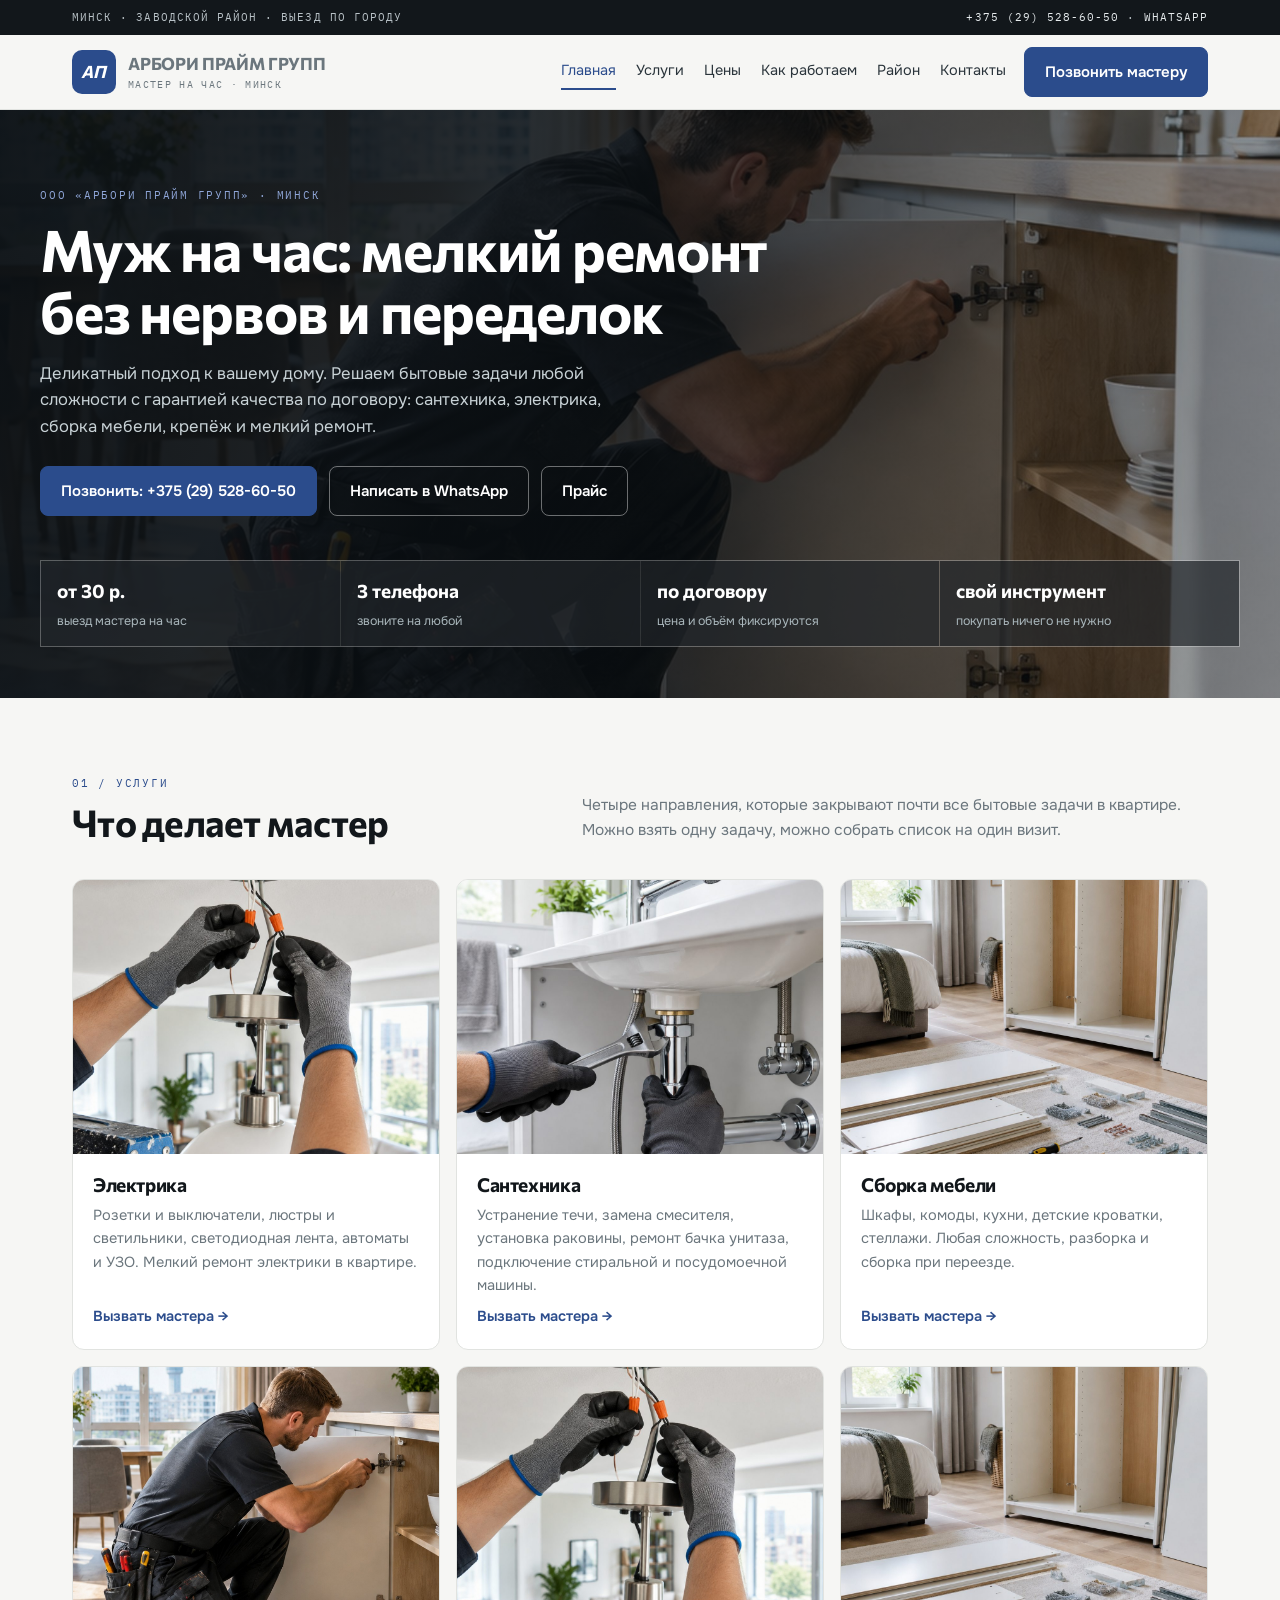
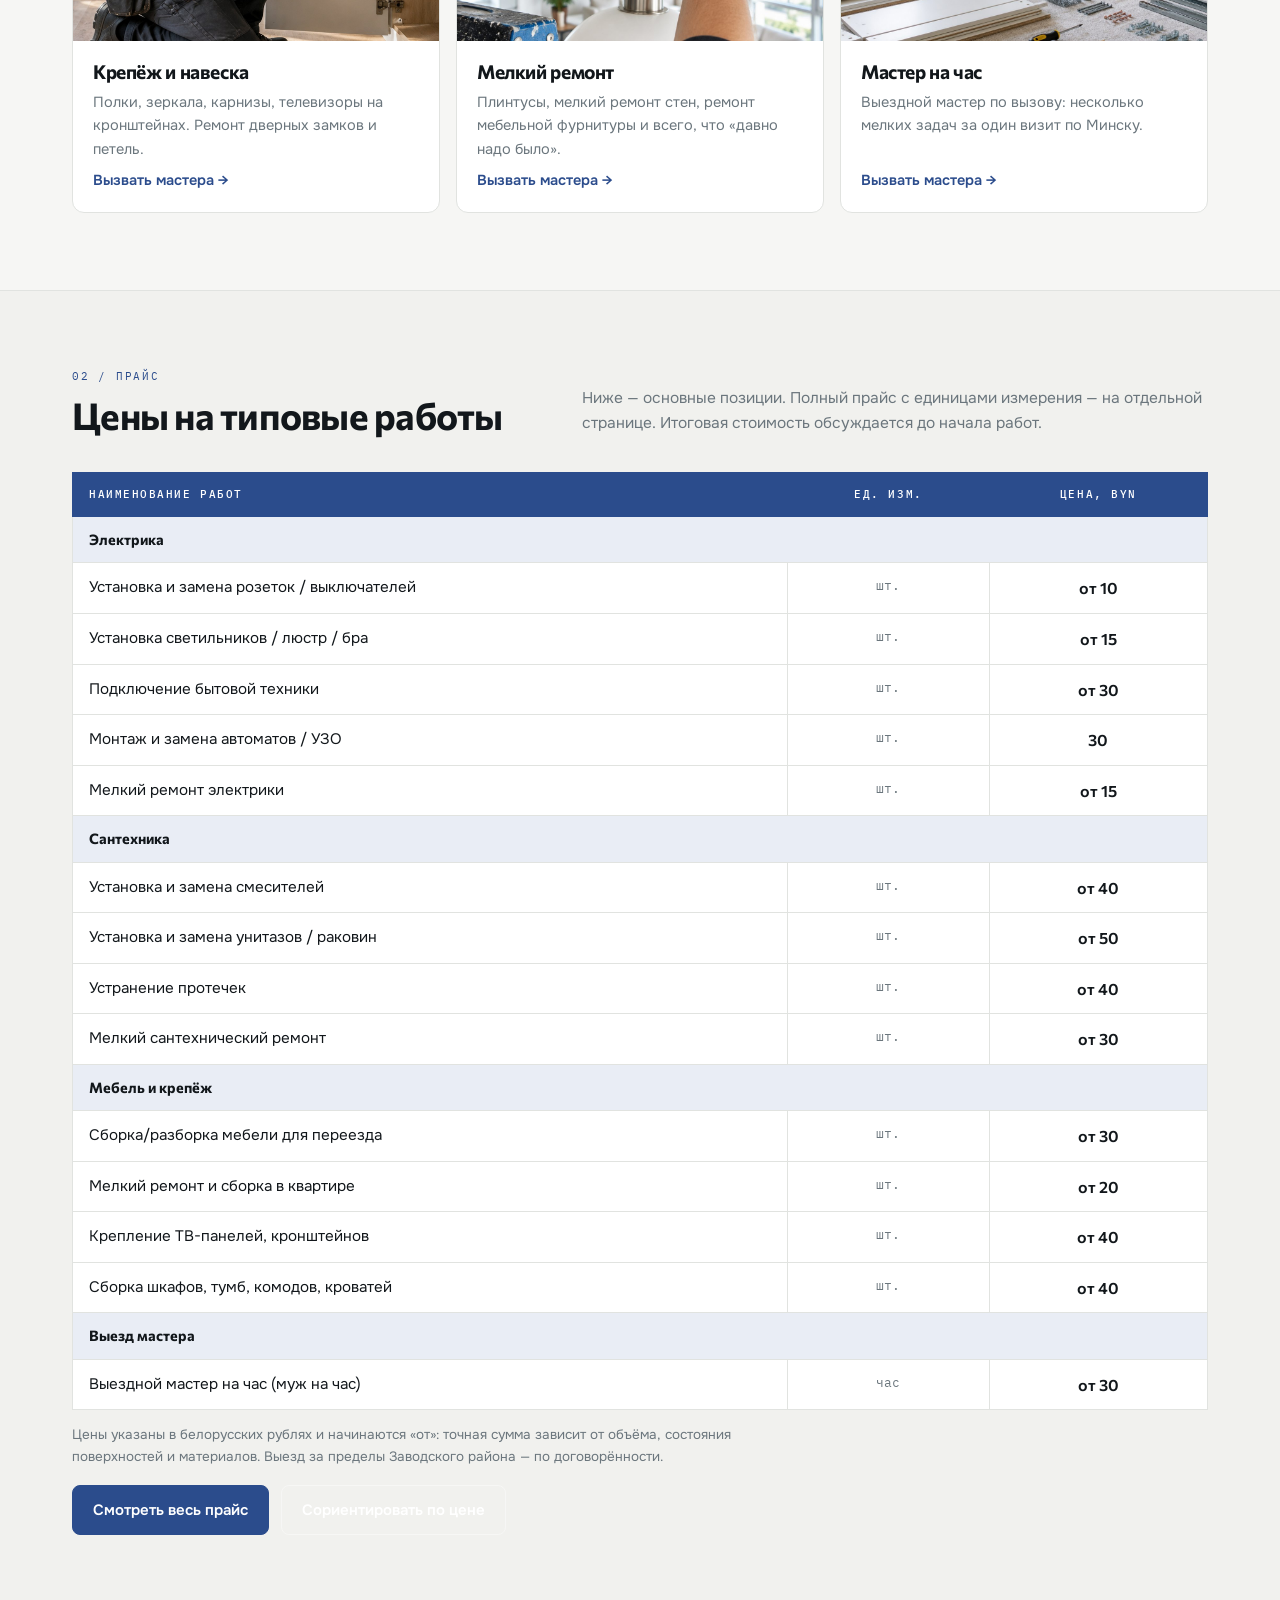
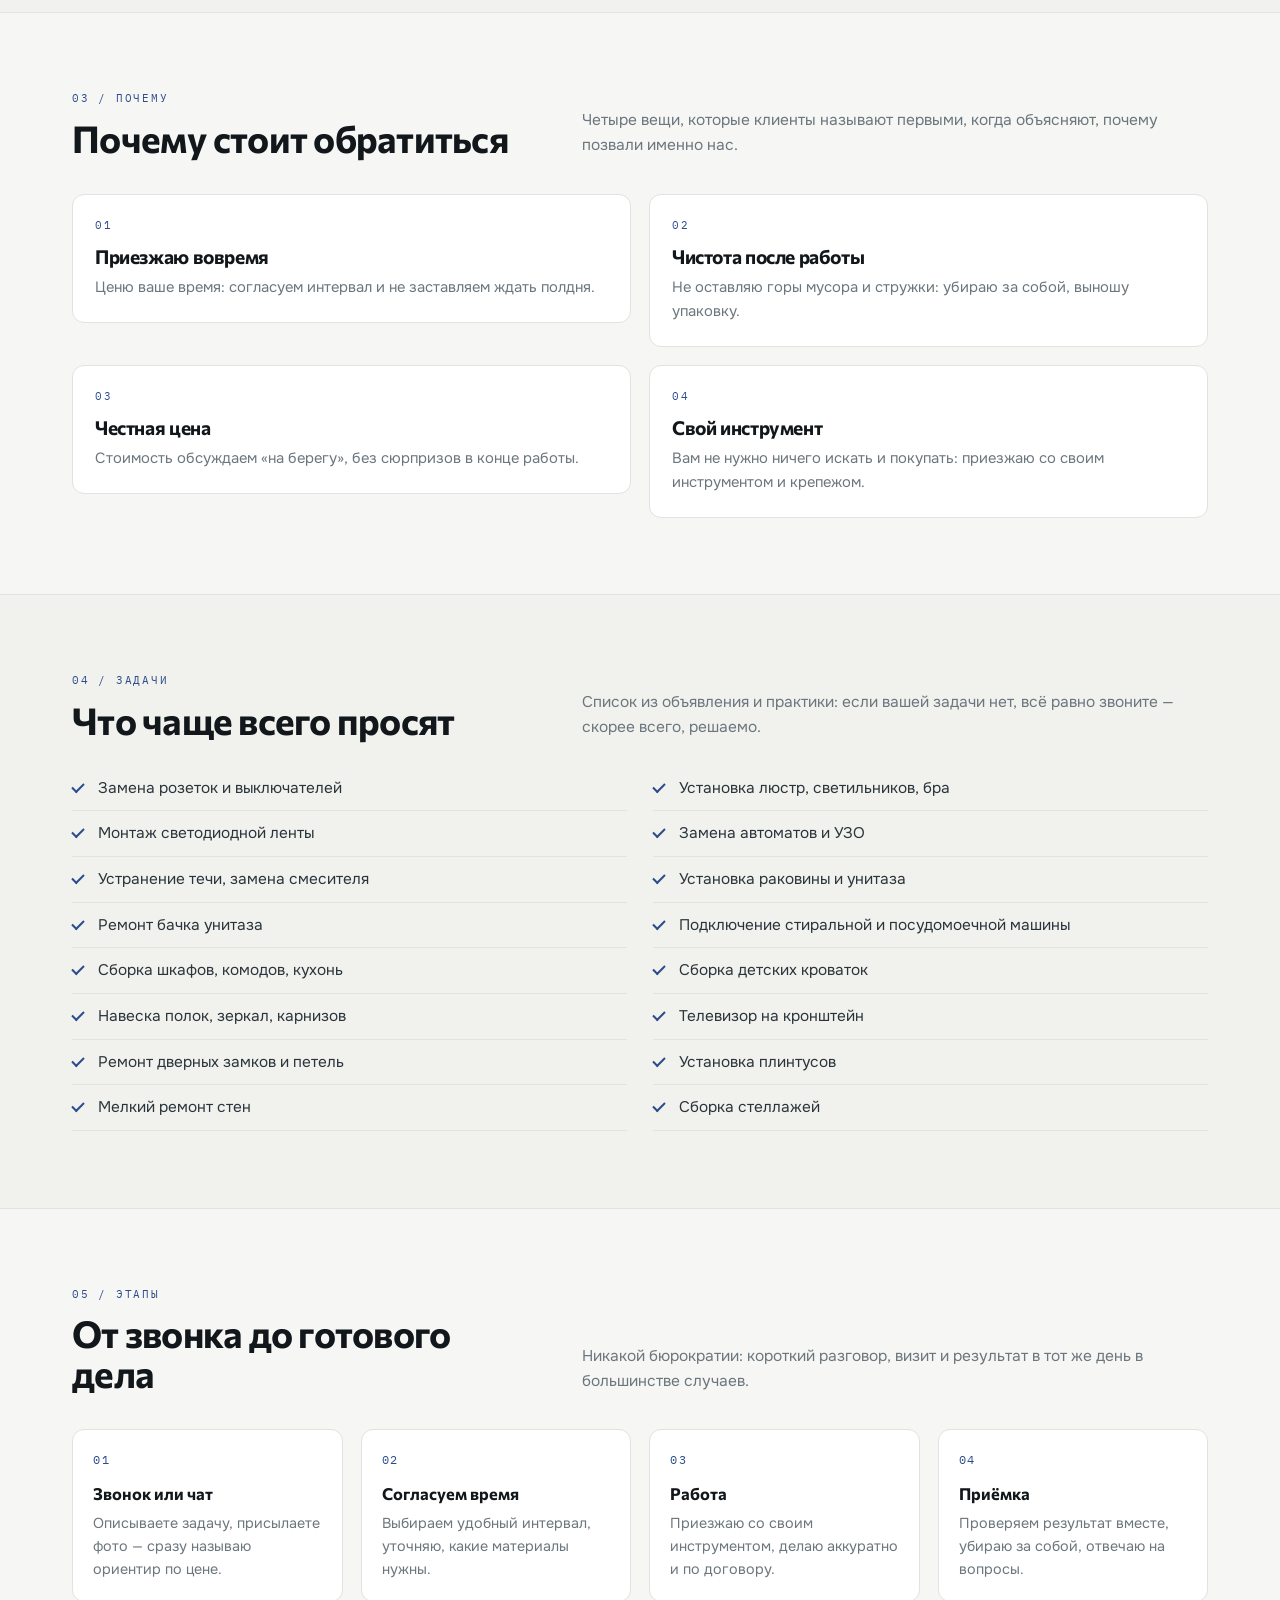
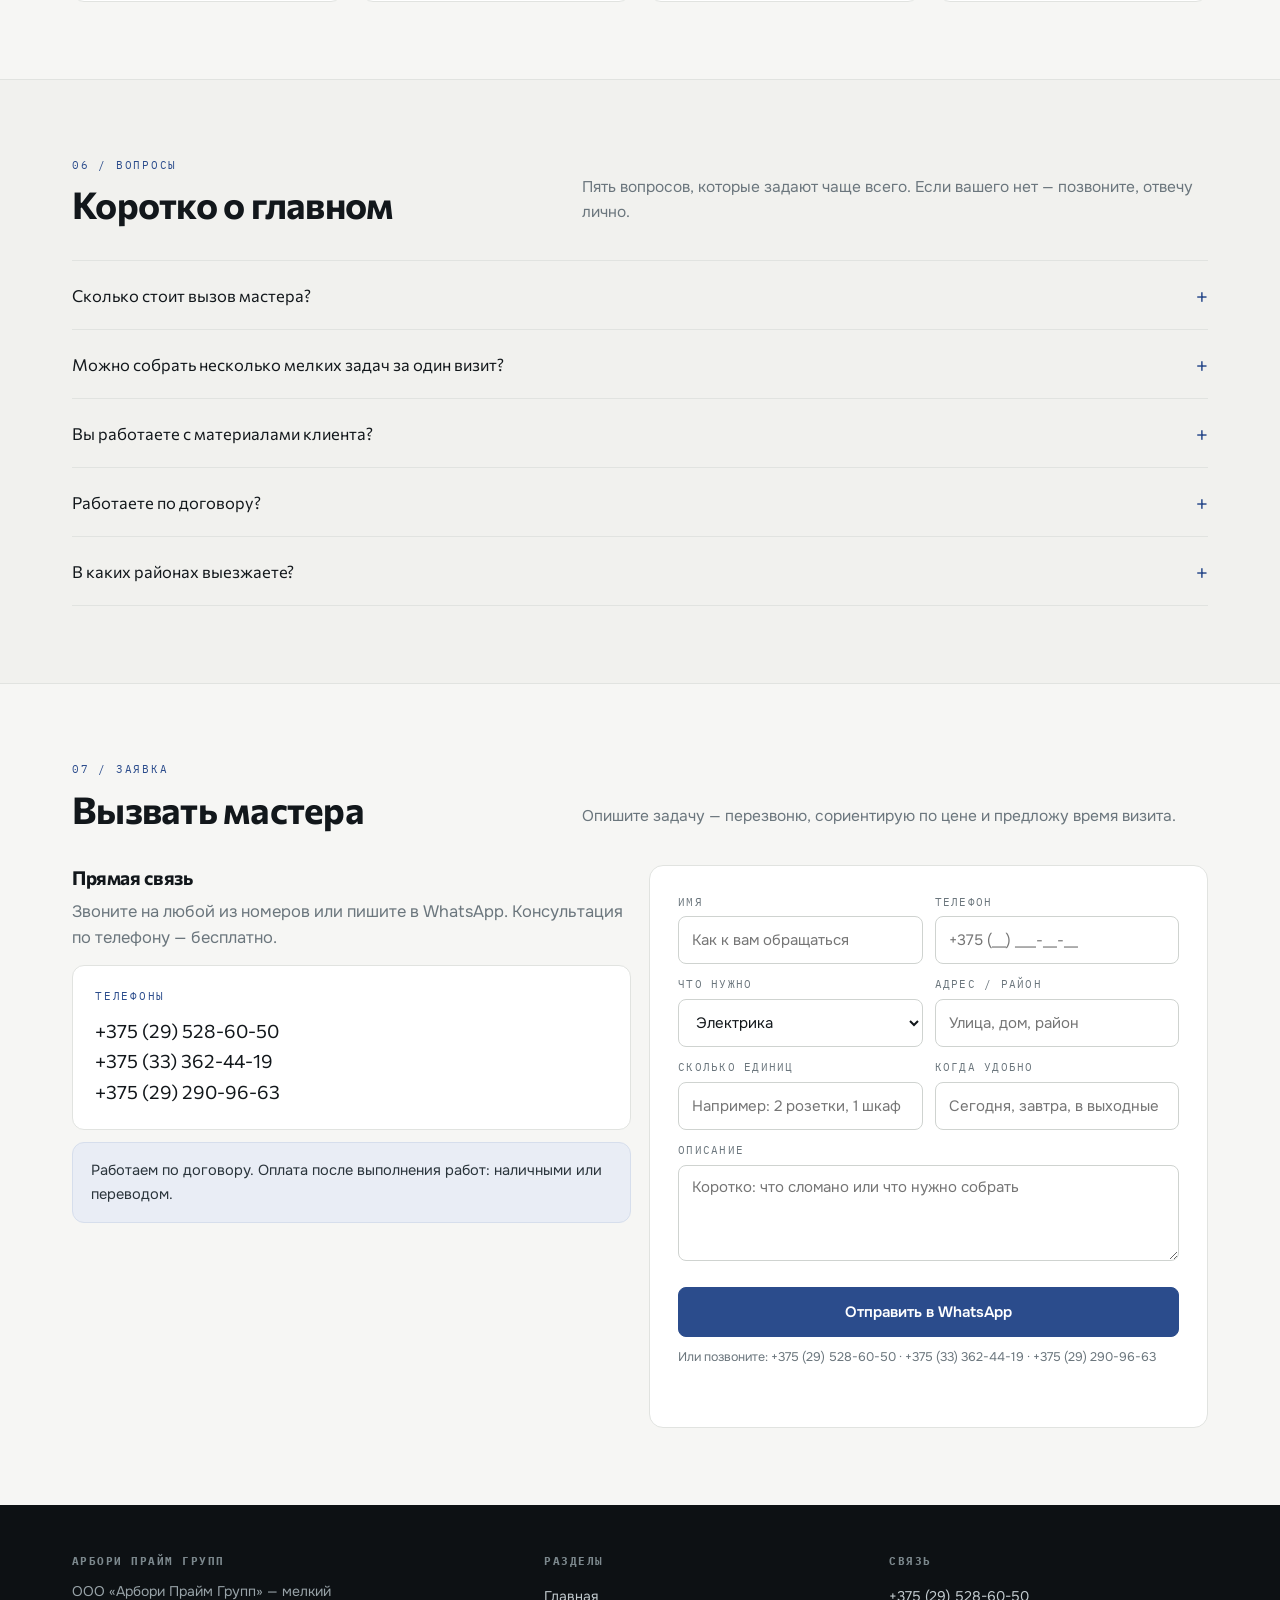
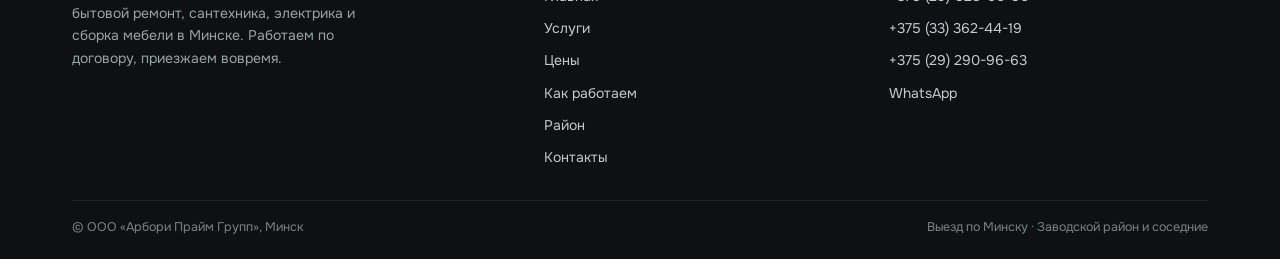
<file: index.html>
<!doctype html><html lang="ru"><head><meta charset="utf-8">
<meta name="viewport" content="width=device-width,initial-scale=1">
<title>Мастер на час в Минске — мелкий бытовой ремонт | Арбори Прайм Групп</title>
<meta name="description" content="Муж на час в Минске: электрика, сантехника, сборка мебели, навеска полок и ТВ. Выезд от 30 р., работа по договору. Заводской район и весь город.">
<meta property="og:title" content="Мастер на час в Минске — мелкий бытовой ремонт | Арбори Прайм Групп"><meta property="og:description" content="Муж на час в Минске: электрика, сантехника, сборка мебели, навеска полок и ТВ. Выезд от 30 р., работа по договору. Заводской район и весь город."><meta property="og:type" content="website">
<link rel="icon" href="assets/img/favicon.svg" type="image/svg+xml">
<link rel="preconnect" href="https://fonts.googleapis.com"><link rel="preconnect" href="https://fonts.gstatic.com" crossorigin>
<link href="https://fonts.googleapis.com/css2?family=Commissioner:wght@500;600;700&family=Onest:wght@400;500;600&family=IBM+Plex+Mono:wght@400;500&display=swap" rel="stylesheet">
<link rel="stylesheet" href="assets/css/site.css"></head><body>
<div class="topbar"><div class="wrap"><span>Минск · Заводской район · выезд по городу</span><span><a href="tel:+375295286050">+375 (29) 528-60-50</a> · <a href="https://wa.me/375295286050">WhatsApp</a></span></div></div>
<header class="hdr"><div class="wrap hdr__in">
<a class="logo" href="index.html"><i>АП</i><span><b>Арбори Прайм Групп</b><span>мастер на час · Минск</span></span></a>
<nav class="nav"><a href="index.html" aria-current="page">Главная</a><a href="uslugi.html">Услуги</a><a href="ceny.html">Цены</a><a href="process.html">Как работаем</a><a href="rajony.html">Район</a><a href="kontakty.html">Контакты</a></nav>
<a class="btn" href="tel:+375295286050">Позвонить мастеру</a>
<button class="burger" id="burger" aria-label="Меню" aria-expanded="false"><span></span><span></span><span></span></button>
</div></header>
<div class="drawer" id="drawer" aria-hidden="true"><div class="drawer__in">
<button class="drawer__x" id="drawerClose" aria-label="Закрыть">×</button>
<a href="index.html" aria-current="page">Главная</a><a href="uslugi.html">Услуги</a><a href="ceny.html">Цены</a><a href="process.html">Как работаем</a><a href="rajony.html">Район</a><a href="kontakty.html">Контакты</a><a class="btn" href="tel:+375295286050">Позвонить</a><a class="btn btn--ghost" href="https://wa.me/375295286050">WhatsApp</a>
</div></div><section class="hero"><div class="hero__bg"><img src="assets/img/hero.jpg" alt="Мастер за работой в квартире"></div>
<div class="wrap hero__in">
<div class="kick">ООО «Арбори Прайм Групп» · Минск</div>
<h1>Муж на час: мелкий ремонт без нервов и переделок</h1>
<p class="hero__lead">Деликатный подход к вашему дому. Решаем бытовые задачи любой сложности с гарантией качества по договору: сантехника, электрика, сборка мебели, крепёж и мелкий ремонт.</p>
<div class="hero__cta"><a class="btn" href="tel:+375295286050">Позвонить: +375 (29) 528-60-50</a><a class="btn btn--ghost" href="https://wa.me/375295286050">Написать в WhatsApp</a><a class="btn btn--ghost" href="ceny.html">Прайс</a></div>
<div class="facts"><div><b>от 30 р.</b><span>выезд мастера на час</span></div><div><b>3 телефона</b><span>звоните на любой</span></div><div><b>по договору</b><span>цена и объём фиксируются</span></div><div><b>свой инструмент</b><span>покупать ничего не нужно</span></div></div>
</div></section>

<section class="sec"><div class="wrap">
<div class="shead"><div><div class="kick">01 / услуги</div><h2>Что делает мастер</h2></div><p>Четыре направления, которые закрывают почти все бытовые задачи в квартире. Можно взять одну задачу, можно собрать список на один визит.</p></div>
<div class="grid3"><article class="svc"><img src="assets/img/light.jpg" alt="Электрика" loading="lazy">
<div class="svc__b"><h3>Электрика</h3><p>Розетки и выключатели, люстры и светильники, светодиодная лента, автоматы и УЗО. Мелкий ремонт электрики в квартире.</p><a href="kontakty.html#zayavka">Вызвать мастера →</a></div></article>
<article class="svc"><img src="assets/img/faucet.jpg" alt="Сантехника" loading="lazy">
<div class="svc__b"><h3>Сантехника</h3><p>Устранение течи, замена смесителя, установка раковины, ремонт бачка унитаза, подключение стиральной и посудомоечной машины.</p><a href="kontakty.html#zayavka">Вызвать мастера →</a></div></article>
<article class="svc"><img src="assets/img/wardrobe.jpg" alt="Сборка мебели" loading="lazy">
<div class="svc__b"><h3>Сборка мебели</h3><p>Шкафы, комоды, кухни, детские кроватки, стеллажи. Любая сложность, разборка и сборка при переезде.</p><a href="kontakty.html#zayavka">Вызвать мастера →</a></div></article>
<article class="svc"><img src="assets/img/hero.jpg" alt="Крепёж и навеска" loading="lazy">
<div class="svc__b"><h3>Крепёж и навеска</h3><p>Полки, зеркала, карнизы, телевизоры на кронштейнах. Ремонт дверных замков и петель.</p><a href="kontakty.html#zayavka">Вызвать мастера →</a></div></article>
<article class="svc"><img src="assets/img/light.jpg" alt="Мелкий ремонт" loading="lazy">
<div class="svc__b"><h3>Мелкий ремонт</h3><p>Плинтусы, мелкий ремонт стен, ремонт мебельной фурнитуры и всего, что «давно надо было».</p><a href="kontakty.html#zayavka">Вызвать мастера →</a></div></article>
<article class="svc"><img src="assets/img/wardrobe.jpg" alt="Мастер на час" loading="lazy">
<div class="svc__b"><h3>Мастер на час</h3><p>Выездной мастер по вызову: несколько мелких задач за один визит по Минску.</p><a href="kontakty.html#zayavka">Вызвать мастера →</a></div></article></div>
</div></section>

<section class="sec sec--alt"><div class="wrap">
<div class="shead"><div><div class="kick">02 / прайс</div><h2>Цены на типовые работы</h2></div><p>Ниже — основные позиции. Полный прайс с единицами измерения — на отдельной странице. Итоговая стоимость обсуждается до начала работ.</p></div>
<div style="overflow-x:auto"><table class="ptable"><thead><tr><th>Наименование работ</th><th>Ед. изм.</th><th>Цена, BYN</th></tr></thead><tbody>
<tr class="grp"><td colspan="3">Электрика</td></tr>
<tr><td>Установка и замена розеток / выключателей</td><td>шт.</td><td>от 10</td></tr>
<tr><td>Установка светильников / люстр / бра</td><td>шт.</td><td>от 15</td></tr>
<tr><td>Подключение бытовой техники</td><td>шт.</td><td>от 30</td></tr>
<tr><td>Монтаж и замена автоматов / УЗО</td><td>шт.</td><td>30</td></tr>
<tr><td>Мелкий ремонт электрики</td><td>шт.</td><td>от 15</td></tr>
<tr class="grp"><td colspan="3">Сантехника</td></tr>
<tr><td>Установка и замена смесителей</td><td>шт.</td><td>от 40</td></tr>
<tr><td>Установка и замена унитазов / раковин</td><td>шт.</td><td>от 50</td></tr>
<tr><td>Устранение протечек</td><td>шт.</td><td>от 40</td></tr>
<tr><td>Мелкий сантехнический ремонт</td><td>шт.</td><td>от 30</td></tr>
<tr class="grp"><td colspan="3">Мебель и крепёж</td></tr>
<tr><td>Сборка/разборка мебели для переезда</td><td>шт.</td><td>от 30</td></tr>
<tr><td>Мелкий ремонт и сборка в квартире</td><td>шт.</td><td>от 20</td></tr>
<tr><td>Крепление ТВ-панелей, кронштейнов</td><td>шт.</td><td>от 40</td></tr>
<tr><td>Сборка шкафов, тумб, комодов, кроватей</td><td>шт.</td><td>от 40</td></tr>
<tr class="grp"><td colspan="3">Выезд мастера</td></tr>
<tr><td>Выездной мастер на час (муж на час)</td><td>час</td><td>от 30</td></tr>
</tbody></table></div>
<p class="pnote">Цены указаны в белорусских рублях и начинаются «от»: точная сумма зависит от объёма, состояния поверхностей и материалов. Выезд за пределы Заводского района — по договорённости.</p>
<div class="hero__cta" style="margin-top:18px"><a class="btn" href="ceny.html">Смотреть весь прайс</a><a class="btn btn--ghost" href="kontakty.html#zayavka">Сориентировать по цене</a></div>
</div></section>

<section class="sec"><div class="wrap">
<div class="shead"><div><div class="kick">03 / почему</div><h2>Почему стоит обратиться</h2></div><p>Четыре вещи, которые клиенты называют первыми, когда объясняют, почему позвали именно нас.</p></div>
<div class="grid2">
<div class="card"><span class="mono">01</span><h3>Приезжаю вовремя</h3><p>Ценю ваше время: согласуем интервал и не заставляем ждать полдня.</p></div>
<div class="card"><span class="mono">02</span><h3>Чистота после работы</h3><p>Не оставляю горы мусора и стружки: убираю за собой, выношу упаковку.</p></div>
<div class="card"><span class="mono">03</span><h3>Честная цена</h3><p>Стоимость обсуждаем «на берегу», без сюрпризов в конце работы.</p></div>
<div class="card"><span class="mono">04</span><h3>Свой инструмент</h3><p>Вам не нужно ничего искать и покупать: приезжаю со своим инструментом и крепежом.</p></div>
</div>
</div></section>

<section class="sec sec--alt"><div class="wrap">
<div class="shead"><div><div class="kick">04 / задачи</div><h2>Что чаще всего просят</h2></div><p>Список из объявления и практики: если вашей задачи нет, всё равно звоните — скорее всего, решаемо.</p></div>
<ul class="chk">
<li>Замена розеток и выключателей</li><li>Установка люстр, светильников, бра</li>
<li>Монтаж светодиодной ленты</li><li>Замена автоматов и УЗО</li>
<li>Устранение течи, замена смесителя</li><li>Установка раковины и унитаза</li>
<li>Ремонт бачка унитаза</li><li>Подключение стиральной и посудомоечной машины</li>
<li>Сборка шкафов, комодов, кухонь</li><li>Сборка детских кроваток</li>
<li>Навеска полок, зеркал, карнизов</li><li>Телевизор на кронштейн</li>
<li>Ремонт дверных замков и петель</li><li>Установка плинтусов</li>
<li>Мелкий ремонт стен</li><li>Сборка стеллажей</li>
</ul>
</div></section>

<section class="sec"><div class="wrap">
<div class="shead"><div><div class="kick">05 / этапы</div><h2>От звонка до готового дела</h2></div><p>Никакой бюрократии: короткий разговор, визит и результат в тот же день в большинстве случаев.</p></div>
<ol class="steps">
<li><b>Звонок или чат</b><p>Описываете задачу, присылаете фото — сразу называю ориентир по цене.</p></li>
<li><b>Согласуем время</b><p>Выбираем удобный интервал, уточняю, какие материалы нужны.</p></li>
<li><b>Работа</b><p>Приезжаю со своим инструментом, делаю аккуратно и по договору.</p></li>
<li><b>Приёмка</b><p>Проверяем результат вместе, убираю за собой, отвечаю на вопросы.</p></li>
</ol>
</div></section>

<section class="sec sec--alt"><div class="wrap">
<div class="shead"><div><div class="kick">06 / вопросы</div><h2>Коротко о главном</h2></div><p>Пять вопросов, которые задают чаще всего. Если вашего нет — позвоните, отвечу лично.</p></div>
<div class="faq"><div class="faq__i" data-open="false"><button class="faq__q" aria-expanded="false">Сколько стоит вызов мастера?</button><div class="faq__a">Выездной мастер на час — от 30 р. В эту сумму входит час работы; если задача крупнее, скажу точную цену до начала работ. Прайс на типовые работы есть на странице «Цены».</div></div>
<div class="faq__i" data-open="false"><button class="faq__q" aria-expanded="false">Можно собрать несколько мелких задач за один визит?</button><div class="faq__a">Да, так и выгоднее: за один выезд можно повесить полку, заменить смеситель и подтянуть петли. Скажите список заранее — приеду с нужным инструментом и крепежом.</div></div>
<div class="faq__i" data-open="false"><button class="faq__q" aria-expanded="false">Вы работаете с материалами клиента?</button><div class="faq__a">Да. Если нужны розетки, смесители или крепёж, можно купить заранее — подскажу, что именно взять. Либо привезу сам, стоимость материалов согласуем отдельно.</div></div>
<div class="faq__i" data-open="false"><button class="faq__q" aria-expanded="false">Работаете по договору?</button><div class="faq__a">Да, работаем по договору: в нём фиксируем перечень работ, стоимость и сроки. По запросу даём акт выполненных работ.</div></div>
<div class="faq__i" data-open="false"><button class="faq__q" aria-expanded="false">В каких районах выезжаете?</button><div class="faq__a">Основная зона — Заводской район Минска. По остальному городу и ближнему пригороду выезжаем по договорённости: зависит от задачи и времени.</div></div></div>
</div></section>

<section class="sec" id="zayavka"><div class="wrap">
<div class="shead"><div><div class="kick">07 / заявка</div><h2>Вызвать мастера</h2></div><p>Опишите задачу — перезвоню, сориентирую по цене и предложу время визита.</p></div>
<div class="grid2"><div>
<h3 style="margin-bottom:10px">Прямая связь</h3>
<p style="color:var(--mut);margin-bottom:14px">Звоните на любой из номеров или пишите в WhatsApp. Консультация по телефону — бесплатно.</p>
<div class="card" style="margin-bottom:12px"><span class="mono">Телефоны</span>
<p style="color:var(--ink);font-family:var(--f-d);font-size:19px"><a href="tel:+375295286050">+375 (29) 528-60-50</a><br><a href="tel:+375333624419">+375 (33) 362-44-19</a><br><a href="tel:+375292909663">+375 (29) 290-96-63</a></p></div>
<div class="note">Работаем по договору. Оплата после выполнения работ: наличными или переводом.</div>
</div><form class="form" data-form="Прошу мастера на час: сориентируйте по цене и времени.">
<div class="form__row"><div class="fld"><label for="f-name">Имя</label><input id="f-name" name="name" type="text" placeholder="Как к вам обращаться" autocomplete="name"></div>
<div class="fld"><label for="f-phone">Телефон</label><input id="f-phone" name="phone" type="tel" placeholder="+375 (__) ___-__-__" required autocomplete="tel"></div></div>
<div class="form__row"><div class="fld"><label for="f-what">Что нужно</label><select id="f-what" name="what"><option>Электрика</option><option>Сантехника</option><option>Сборка мебели</option><option>Крепёж: полки, ТВ, карнизы</option><option>Мелкий ремонт</option><option>Несколько задач</option></select></div>
<div class="fld"><label for="f-where">Адрес / район</label><input id="f-where" name="where" type="text" placeholder="Улица, дом, район"></div></div>
<div class="form__row"><div class="fld"><label for="f-size">Сколько единиц</label><input id="f-size" name="size" type="text" placeholder="Например: 2 розетки, 1 шкаф"></div>
<div class="fld"><label for="f-when">Когда удобно</label><input id="f-when" name="when" type="text" placeholder="Сегодня, завтра, в выходные"></div></div>
<div class="fld"><label for="f-msg">Описание</label><textarea id="f-msg" name="message" placeholder="Коротко: что сломано или что нужно собрать"></textarea></div>
<button class="btn" type="submit">Отправить в WhatsApp</button>
<div class="form__note">Или позвоните: +375 (29) 528-60-50 · +375 (33) 362-44-19 · +375 (29) 290-96-63</div>
<div class="formout" id="formOut" role="status" aria-live="polite"></div>
</form></div>
</div></section>

<footer class="foot"><div class="wrap">
<div class="foot__g">
<div><h4>Арбори Прайм Групп</h4><p style="max-width:34ch">ООО «Арбори Прайм Групп» — мелкий бытовой ремонт, сантехника, электрика и сборка мебели в Минске. Работаем по договору, приезжаем вовремя.</p></div>
<div><h4>Разделы</h4><a href="index.html">Главная</a><a href="uslugi.html">Услуги</a><a href="ceny.html">Цены</a><a href="process.html">Как работаем</a><a href="rajony.html">Район</a><a href="kontakty.html">Контакты</a></div>
<div><h4>Связь</h4><a href="tel:+375295286050">+375 (29) 528-60-50</a><a href="tel:+375333624419">+375 (33) 362-44-19</a><a href="tel:+375292909663">+375 (29) 290-96-63</a><a href="https://wa.me/375295286050">WhatsApp</a></div>
</div>
<div class="foot__bot"><span>© ООО «Арбори Прайм Групп», Минск</span><span>Выезд по Минску · Заводской район и соседние</span></div>
</div></footer>
<div class="fbar"><a href="tel:+375295286050">Позвонить</a><a href="https://wa.me/375295286050">WhatsApp</a></div>
<script src="assets/js/main.js"></script></body></html>
</file>
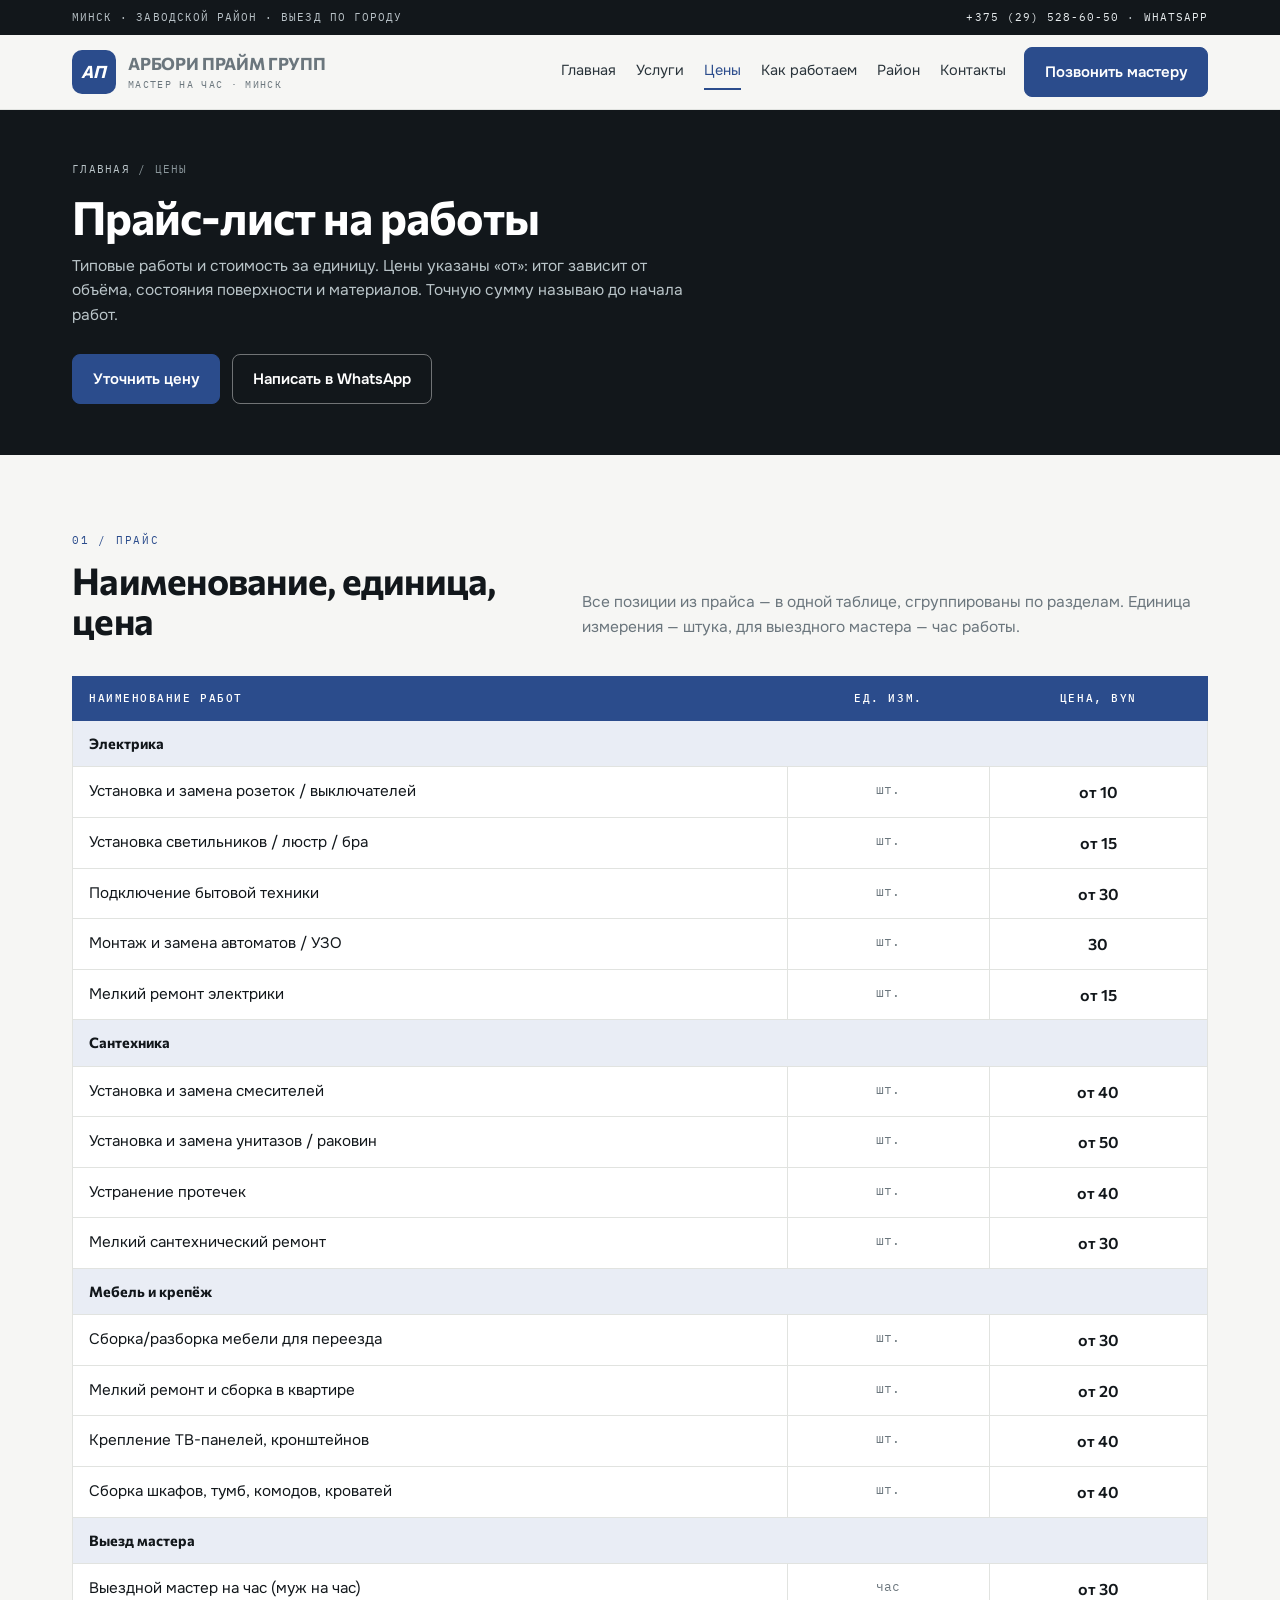
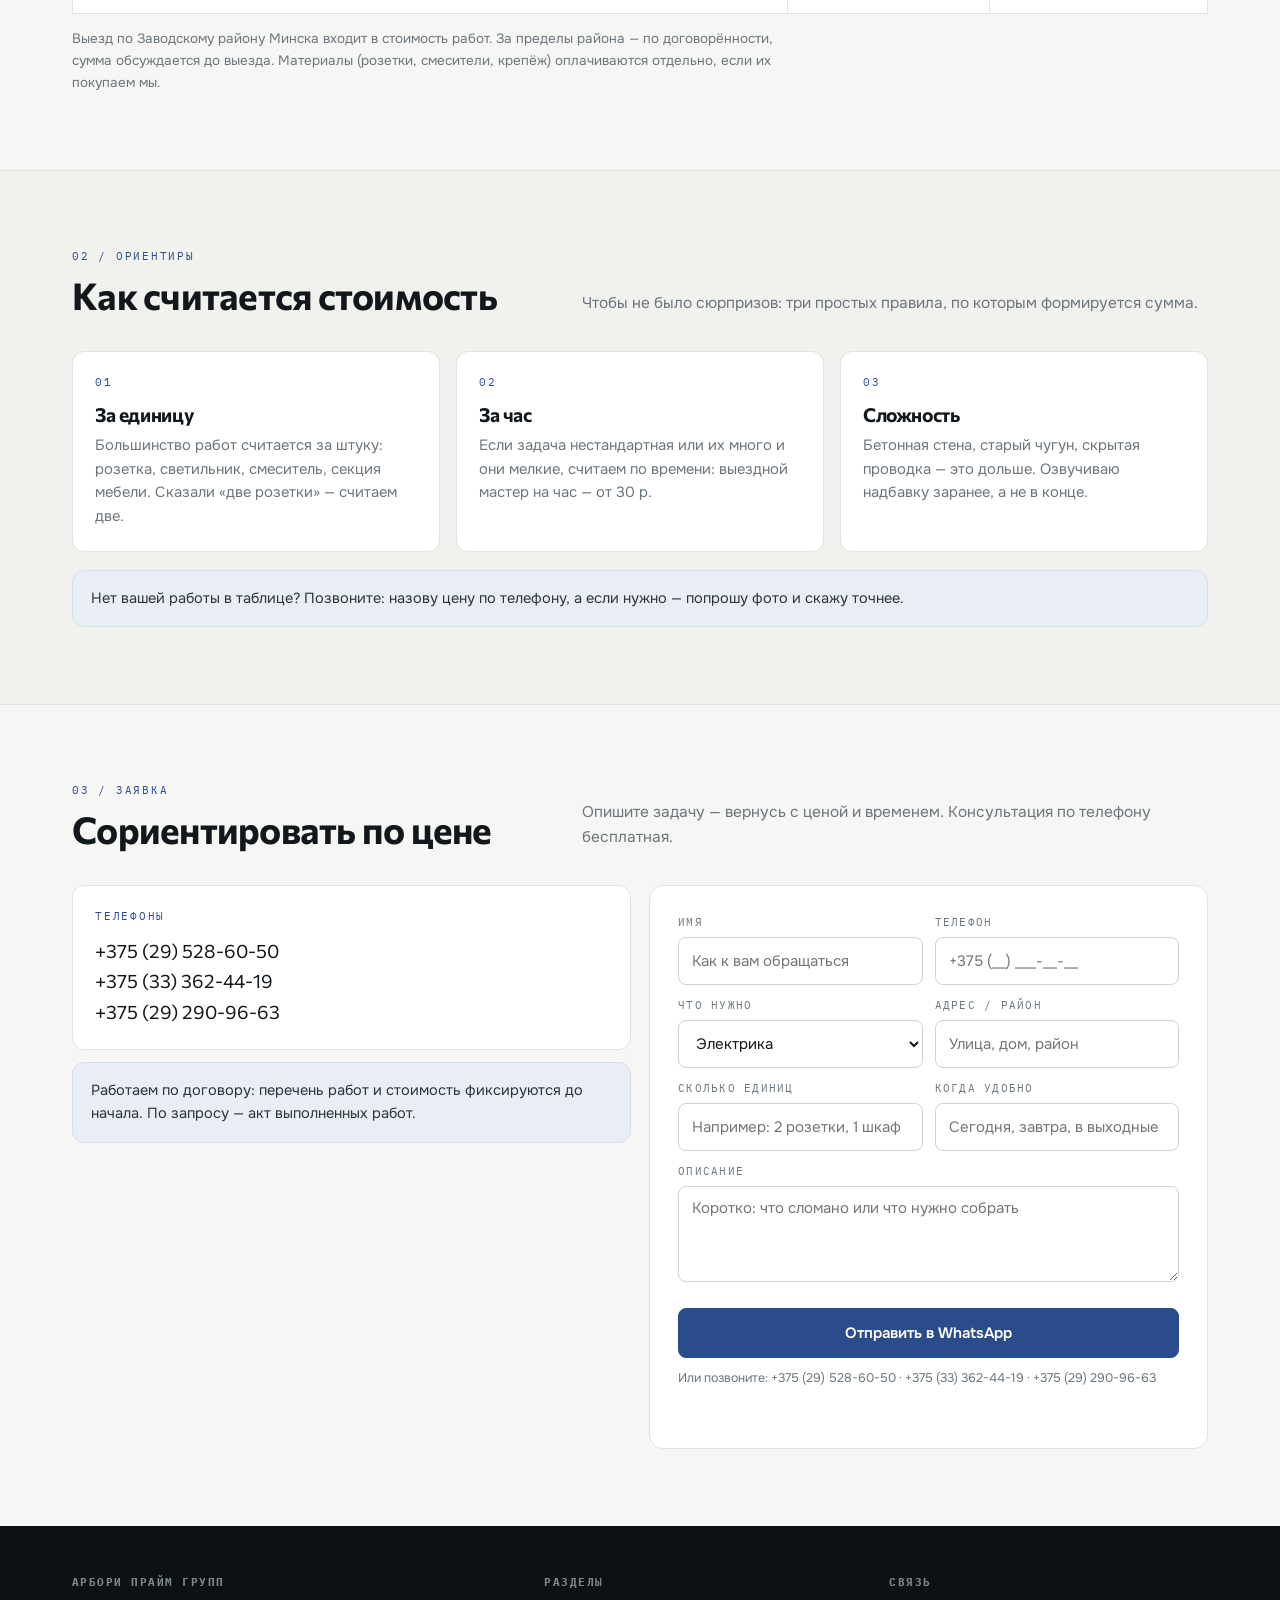
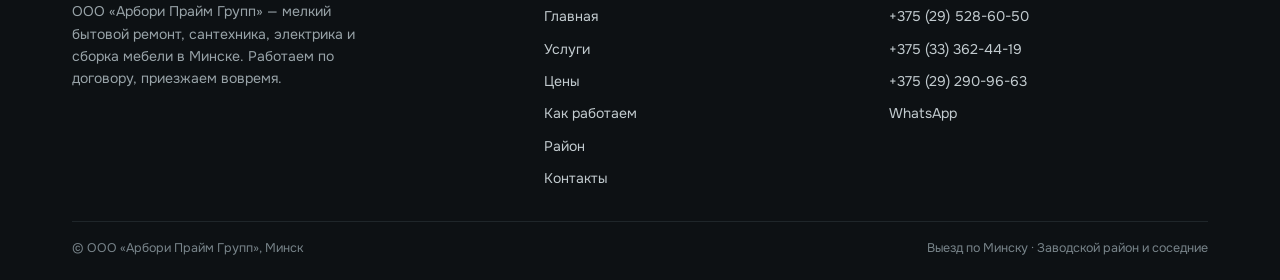
<file: ceny.html>
<!doctype html><html lang="ru"><head><meta charset="utf-8">
<meta name="viewport" content="width=device-width,initial-scale=1">
<title>Цены мастера на час в Минске — прайс-лист | Арбори Прайм Групп</title>
<meta name="description" content="Прайс-лист на мелкий бытовой ремонт в Минске: розетки, светильники, смесители, унитазы, сборка мебели, крепление ТВ. Цены от 10 р. за единицу.">
<meta property="og:title" content="Цены мастера на час в Минске — прайс-лист | Арбори Прайм Групп"><meta property="og:description" content="Прайс-лист на мелкий бытовой ремонт в Минске: розетки, светильники, смесители, унитазы, сборка мебели, крепление ТВ. Цены от 10 р. за единицу."><meta property="og:type" content="website">
<link rel="icon" href="assets/img/favicon.svg" type="image/svg+xml">
<link rel="preconnect" href="https://fonts.googleapis.com"><link rel="preconnect" href="https://fonts.gstatic.com" crossorigin>
<link href="https://fonts.googleapis.com/css2?family=Commissioner:wght@500;600;700&family=Onest:wght@400;500;600&family=IBM+Plex+Mono:wght@400;500&display=swap" rel="stylesheet">
<link rel="stylesheet" href="assets/css/site.css"></head><body>
<div class="topbar"><div class="wrap"><span>Минск · Заводской район · выезд по городу</span><span><a href="tel:+375295286050">+375 (29) 528-60-50</a> · <a href="https://wa.me/375295286050">WhatsApp</a></span></div></div>
<header class="hdr"><div class="wrap hdr__in">
<a class="logo" href="index.html"><i>АП</i><span><b>Арбори Прайм Групп</b><span>мастер на час · Минск</span></span></a>
<nav class="nav"><a href="index.html">Главная</a><a href="uslugi.html">Услуги</a><a href="ceny.html" aria-current="page">Цены</a><a href="process.html">Как работаем</a><a href="rajony.html">Район</a><a href="kontakty.html">Контакты</a></nav>
<a class="btn" href="tel:+375295286050">Позвонить мастеру</a>
<button class="burger" id="burger" aria-label="Меню" aria-expanded="false"><span></span><span></span><span></span></button>
</div></header>
<div class="drawer" id="drawer" aria-hidden="true"><div class="drawer__in">
<button class="drawer__x" id="drawerClose" aria-label="Закрыть">×</button>
<a href="index.html">Главная</a><a href="uslugi.html">Услуги</a><a href="ceny.html" aria-current="page">Цены</a><a href="process.html">Как работаем</a><a href="rajony.html">Район</a><a href="kontakty.html">Контакты</a><a class="btn" href="tel:+375295286050">Позвонить</a><a class="btn btn--ghost" href="https://wa.me/375295286050">WhatsApp</a>
</div></div><section class="phead"><div class="wrap"><div class="crumbs"><a href="index.html">Главная</a> / Цены</div>
<h1>Прайс-лист на работы</h1><p class="phead__lead">Типовые работы и стоимость за единицу. Цены указаны «от»: итог зависит от объёма, состояния поверхности и материалов. Точную сумму называю до начала работ.</p>
<div class="hero__cta"><a class="btn" href="tel:+375295286050">Уточнить цену</a><a class="btn btn--ghost" href="kontakty.html#zayavka">Написать в WhatsApp</a></div></div></section>

<section class="sec"><div class="wrap">
<div class="shead"><div><div class="kick">01 / прайс</div><h2>Наименование, единица, цена</h2></div><p>Все позиции из прайса — в одной таблице, сгруппированы по разделам. Единица измерения — штука, для выездного мастера — час работы.</p></div>
<div style="overflow-x:auto"><table class="ptable"><thead><tr><th>Наименование работ</th><th>Ед. изм.</th><th>Цена, BYN</th></tr></thead><tbody>
<tr class="grp"><td colspan="3">Электрика</td></tr>
<tr><td>Установка и замена розеток / выключателей</td><td>шт.</td><td>от 10</td></tr>
<tr><td>Установка светильников / люстр / бра</td><td>шт.</td><td>от 15</td></tr>
<tr><td>Подключение бытовой техники</td><td>шт.</td><td>от 30</td></tr>
<tr><td>Монтаж и замена автоматов / УЗО</td><td>шт.</td><td>30</td></tr>
<tr><td>Мелкий ремонт электрики</td><td>шт.</td><td>от 15</td></tr>
<tr class="grp"><td colspan="3">Сантехника</td></tr>
<tr><td>Установка и замена смесителей</td><td>шт.</td><td>от 40</td></tr>
<tr><td>Установка и замена унитазов / раковин</td><td>шт.</td><td>от 50</td></tr>
<tr><td>Устранение протечек</td><td>шт.</td><td>от 40</td></tr>
<tr><td>Мелкий сантехнический ремонт</td><td>шт.</td><td>от 30</td></tr>
<tr class="grp"><td colspan="3">Мебель и крепёж</td></tr>
<tr><td>Сборка/разборка мебели для переезда</td><td>шт.</td><td>от 30</td></tr>
<tr><td>Мелкий ремонт и сборка в квартире</td><td>шт.</td><td>от 20</td></tr>
<tr><td>Крепление ТВ-панелей, кронштейнов</td><td>шт.</td><td>от 40</td></tr>
<tr><td>Сборка шкафов, тумб, комодов, кроватей</td><td>шт.</td><td>от 40</td></tr>
<tr class="grp"><td colspan="3">Выезд мастера</td></tr>
<tr><td>Выездной мастер на час (муж на час)</td><td>час</td><td>от 30</td></tr>
</tbody></table></div>
<p class="pnote">Выезд по Заводскому району Минска входит в стоимость работ. За пределы района — по договорённости, сумма обсуждается до выезда. Материалы (розетки, смесители, крепёж) оплачиваются отдельно, если их покупаем мы.</p>
</div></section>

<section class="sec sec--alt"><div class="wrap">
<div class="shead"><div><div class="kick">02 / ориентиры</div><h2>Как считается стоимость</h2></div><p>Чтобы не было сюрпризов: три простых правила, по которым формируется сумма.</p></div>
<div class="grid3">
<div class="card"><span class="mono">01</span><h3>За единицу</h3><p>Большинство работ считается за штуку: розетка, светильник, смеситель, секция мебели. Сказали «две розетки» — считаем две.</p></div>
<div class="card"><span class="mono">02</span><h3>За час</h3><p>Если задача нестандартная или их много и они мелкие, считаем по времени: выездной мастер на час — от 30 р.</p></div>
<div class="card"><span class="mono">03</span><h3>Сложность</h3><p>Бетонная стена, старый чугун, скрытая проводка — это дольше. Озвучиваю надбавку заранее, а не в конце.</p></div>
</div>
<div class="note" style="margin-top:18px">Нет вашей работы в таблице? Позвоните: назову цену по телефону, а если нужно — попрошу фото и скажу точнее.</div>
</div></section>

<section class="sec" id="zayavka"><div class="wrap">
<div class="shead"><div><div class="kick">03 / заявка</div><h2>Сориентировать по цене</h2></div><p>Опишите задачу — вернусь с ценой и временем. Консультация по телефону бесплатная.</p></div>
<div class="grid2"><div>
<div class="card"><span class="mono">Телефоны</span><p style="color:var(--ink);font-family:var(--f-d);font-size:19px"><a href="tel:+375295286050">+375 (29) 528-60-50</a><br><a href="tel:+375333624419">+375 (33) 362-44-19</a><br><a href="tel:+375292909663">+375 (29) 290-96-63</a></p></div>
<div class="note" style="margin-top:12px">Работаем по договору: перечень работ и стоимость фиксируются до начала. По запросу — акт выполненных работ.</div>
</div><form class="form" data-form="Прошу мастера на час: сориентируйте по цене и времени.">
<div class="form__row"><div class="fld"><label for="f-name">Имя</label><input id="f-name" name="name" type="text" placeholder="Как к вам обращаться" autocomplete="name"></div>
<div class="fld"><label for="f-phone">Телефон</label><input id="f-phone" name="phone" type="tel" placeholder="+375 (__) ___-__-__" required autocomplete="tel"></div></div>
<div class="form__row"><div class="fld"><label for="f-what">Что нужно</label><select id="f-what" name="what"><option>Электрика</option><option>Сантехника</option><option>Сборка мебели</option><option>Крепёж: полки, ТВ, карнизы</option><option>Мелкий ремонт</option><option>Несколько задач</option></select></div>
<div class="fld"><label for="f-where">Адрес / район</label><input id="f-where" name="where" type="text" placeholder="Улица, дом, район"></div></div>
<div class="form__row"><div class="fld"><label for="f-size">Сколько единиц</label><input id="f-size" name="size" type="text" placeholder="Например: 2 розетки, 1 шкаф"></div>
<div class="fld"><label for="f-when">Когда удобно</label><input id="f-when" name="when" type="text" placeholder="Сегодня, завтра, в выходные"></div></div>
<div class="fld"><label for="f-msg">Описание</label><textarea id="f-msg" name="message" placeholder="Коротко: что сломано или что нужно собрать"></textarea></div>
<button class="btn" type="submit">Отправить в WhatsApp</button>
<div class="form__note">Или позвоните: +375 (29) 528-60-50 · +375 (33) 362-44-19 · +375 (29) 290-96-63</div>
<div class="formout" id="formOut" role="status" aria-live="polite"></div>
</form></div>
</div></section>

<footer class="foot"><div class="wrap">
<div class="foot__g">
<div><h4>Арбори Прайм Групп</h4><p style="max-width:34ch">ООО «Арбори Прайм Групп» — мелкий бытовой ремонт, сантехника, электрика и сборка мебели в Минске. Работаем по договору, приезжаем вовремя.</p></div>
<div><h4>Разделы</h4><a href="index.html">Главная</a><a href="uslugi.html">Услуги</a><a href="ceny.html">Цены</a><a href="process.html">Как работаем</a><a href="rajony.html">Район</a><a href="kontakty.html">Контакты</a></div>
<div><h4>Связь</h4><a href="tel:+375295286050">+375 (29) 528-60-50</a><a href="tel:+375333624419">+375 (33) 362-44-19</a><a href="tel:+375292909663">+375 (29) 290-96-63</a><a href="https://wa.me/375295286050">WhatsApp</a></div>
</div>
<div class="foot__bot"><span>© ООО «Арбори Прайм Групп», Минск</span><span>Выезд по Минску · Заводской район и соседние</span></div>
</div></footer>
<div class="fbar"><a href="tel:+375295286050">Позвонить</a><a href="https://wa.me/375295286050">WhatsApp</a></div>
<script src="assets/js/main.js"></script></body></html>
</file>
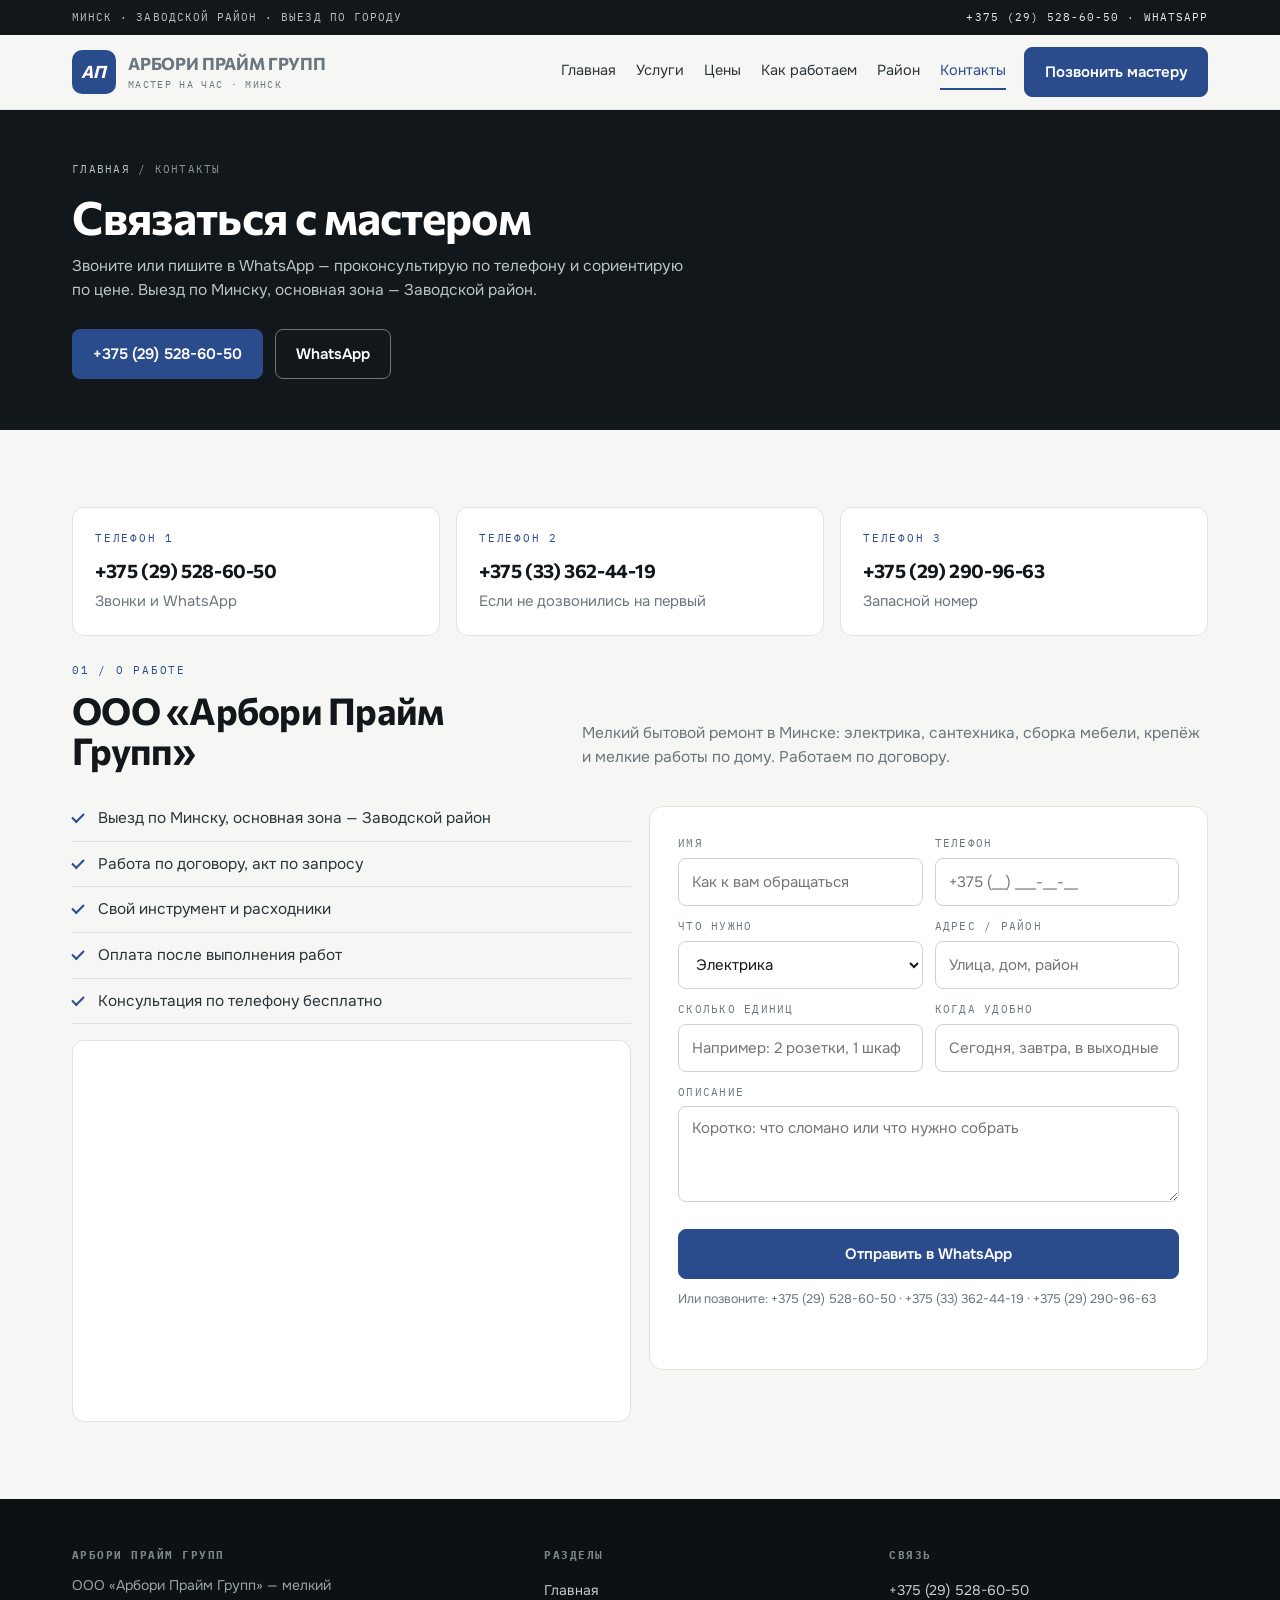
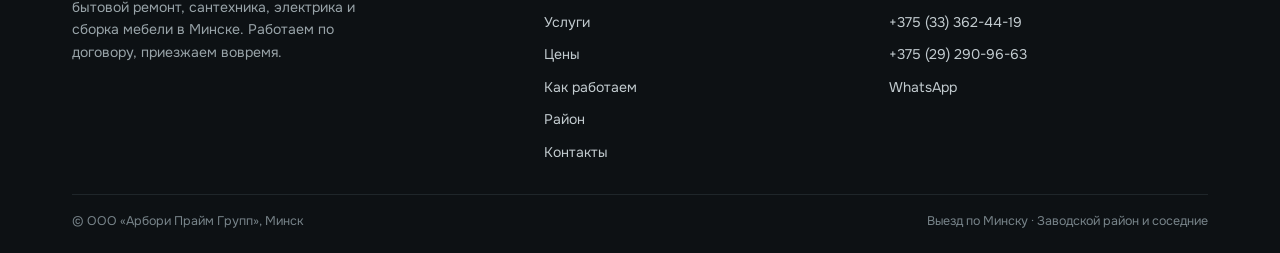
<file: kontakty.html>
<!doctype html><html lang="ru"><head><meta charset="utf-8">
<meta name="viewport" content="width=device-width,initial-scale=1">
<title>Контакты — мастер на час в Минске | Арбори Прайм Групп</title>
<meta name="description" content="Телефоны мастера: +375 (29) 528-60-50, +375 (33) 362-44-19, +375 (29) 290-96-63. WhatsApp, заявка на выезд мастера по Минску.">
<meta property="og:title" content="Контакты — мастер на час в Минске | Арбори Прайм Групп"><meta property="og:description" content="Телефоны мастера: +375 (29) 528-60-50, +375 (33) 362-44-19, +375 (29) 290-96-63. WhatsApp, заявка на выезд мастера по Минску."><meta property="og:type" content="website">
<link rel="icon" href="assets/img/favicon.svg" type="image/svg+xml">
<link rel="preconnect" href="https://fonts.googleapis.com"><link rel="preconnect" href="https://fonts.gstatic.com" crossorigin>
<link href="https://fonts.googleapis.com/css2?family=Commissioner:wght@500;600;700&family=Onest:wght@400;500;600&family=IBM+Plex+Mono:wght@400;500&display=swap" rel="stylesheet">
<link rel="stylesheet" href="assets/css/site.css"></head><body>
<div class="topbar"><div class="wrap"><span>Минск · Заводской район · выезд по городу</span><span><a href="tel:+375295286050">+375 (29) 528-60-50</a> · <a href="https://wa.me/375295286050">WhatsApp</a></span></div></div>
<header class="hdr"><div class="wrap hdr__in">
<a class="logo" href="index.html"><i>АП</i><span><b>Арбори Прайм Групп</b><span>мастер на час · Минск</span></span></a>
<nav class="nav"><a href="index.html">Главная</a><a href="uslugi.html">Услуги</a><a href="ceny.html">Цены</a><a href="process.html">Как работаем</a><a href="rajony.html">Район</a><a href="kontakty.html" aria-current="page">Контакты</a></nav>
<a class="btn" href="tel:+375295286050">Позвонить мастеру</a>
<button class="burger" id="burger" aria-label="Меню" aria-expanded="false"><span></span><span></span><span></span></button>
</div></header>
<div class="drawer" id="drawer" aria-hidden="true"><div class="drawer__in">
<button class="drawer__x" id="drawerClose" aria-label="Закрыть">×</button>
<a href="index.html">Главная</a><a href="uslugi.html">Услуги</a><a href="ceny.html">Цены</a><a href="process.html">Как работаем</a><a href="rajony.html">Район</a><a href="kontakty.html" aria-current="page">Контакты</a><a class="btn" href="tel:+375295286050">Позвонить</a><a class="btn btn--ghost" href="https://wa.me/375295286050">WhatsApp</a>
</div></div><section class="phead"><div class="wrap"><div class="crumbs"><a href="index.html">Главная</a> / Контакты</div>
<h1>Связаться с мастером</h1><p class="phead__lead">Звоните или пишите в WhatsApp — проконсультирую по телефону и сориентирую по цене. Выезд по Минску, основная зона — Заводской район.</p>
<div class="hero__cta"><a class="btn" href="tel:+375295286050">+375 (29) 528-60-50</a><a class="btn btn--ghost" href="https://wa.me/375295286050">WhatsApp</a></div></div></section>

<section class="sec"><div class="wrap">
<div class="grid3" style="margin-bottom:26px">
<div class="card"><span class="mono">Телефон 1</span><h3><a href="tel:+375295286050">+375 (29) 528-60-50</a></h3><p>Звонки и WhatsApp</p></div>
<div class="card"><span class="mono">Телефон 2</span><h3><a href="tel:+375333624419">+375 (33) 362-44-19</a></h3><p>Если не дозвонились на первый</p></div>
<div class="card"><span class="mono">Телефон 3</span><h3><a href="tel:+375292909663">+375 (29) 290-96-63</a></h3><p>Запасной номер</p></div>
</div>
<div class="shead"><div><div class="kick">01 / о работе</div><h2>ООО «Арбори Прайм Групп»</h2></div><p>Мелкий бытовой ремонт в Минске: электрика, сантехника, сборка мебели, крепёж и мелкие работы по дому. Работаем по договору.</p></div>
<div class="grid2">
<div><ul class="chk" style="grid-template-columns:1fr">
<li>Выезд по Минску, основная зона — Заводской район</li>
<li>Работа по договору, акт по запросу</li>
<li>Свой инструмент и расходники</li>
<li>Оплата после выполнения работ</li>
<li>Консультация по телефону бесплатно</li>
</ul>
<div class="map" style="margin-top:16px"><iframe src="https://www.google.com/maps?q=%D0%9C%D0%B8%D0%BD%D1%81%D0%BA%2C%20%D0%97%D0%B0%D0%B2%D0%BE%D0%B4%D1%81%D0%BA%D0%BE%D0%B9%20%D1%80%D0%B0%D0%B9%D0%BE%D0%BD&output=embed" loading="lazy" title="Карта: Заводской район Минска"></iframe></div>
</div>
<div id="zayavka"><form class="form" data-form="Прошу мастера на час: сориентируйте по цене и времени.">
<div class="form__row"><div class="fld"><label for="f-name">Имя</label><input id="f-name" name="name" type="text" placeholder="Как к вам обращаться" autocomplete="name"></div>
<div class="fld"><label for="f-phone">Телефон</label><input id="f-phone" name="phone" type="tel" placeholder="+375 (__) ___-__-__" required autocomplete="tel"></div></div>
<div class="form__row"><div class="fld"><label for="f-what">Что нужно</label><select id="f-what" name="what"><option>Электрика</option><option>Сантехника</option><option>Сборка мебели</option><option>Крепёж: полки, ТВ, карнизы</option><option>Мелкий ремонт</option><option>Несколько задач</option></select></div>
<div class="fld"><label for="f-where">Адрес / район</label><input id="f-where" name="where" type="text" placeholder="Улица, дом, район"></div></div>
<div class="form__row"><div class="fld"><label for="f-size">Сколько единиц</label><input id="f-size" name="size" type="text" placeholder="Например: 2 розетки, 1 шкаф"></div>
<div class="fld"><label for="f-when">Когда удобно</label><input id="f-when" name="when" type="text" placeholder="Сегодня, завтра, в выходные"></div></div>
<div class="fld"><label for="f-msg">Описание</label><textarea id="f-msg" name="message" placeholder="Коротко: что сломано или что нужно собрать"></textarea></div>
<button class="btn" type="submit">Отправить в WhatsApp</button>
<div class="form__note">Или позвоните: +375 (29) 528-60-50 · +375 (33) 362-44-19 · +375 (29) 290-96-63</div>
<div class="formout" id="formOut" role="status" aria-live="polite"></div>
</form></div>
</div>
</div></section>

<footer class="foot"><div class="wrap">
<div class="foot__g">
<div><h4>Арбори Прайм Групп</h4><p style="max-width:34ch">ООО «Арбори Прайм Групп» — мелкий бытовой ремонт, сантехника, электрика и сборка мебели в Минске. Работаем по договору, приезжаем вовремя.</p></div>
<div><h4>Разделы</h4><a href="index.html">Главная</a><a href="uslugi.html">Услуги</a><a href="ceny.html">Цены</a><a href="process.html">Как работаем</a><a href="rajony.html">Район</a><a href="kontakty.html">Контакты</a></div>
<div><h4>Связь</h4><a href="tel:+375295286050">+375 (29) 528-60-50</a><a href="tel:+375333624419">+375 (33) 362-44-19</a><a href="tel:+375292909663">+375 (29) 290-96-63</a><a href="https://wa.me/375295286050">WhatsApp</a></div>
</div>
<div class="foot__bot"><span>© ООО «Арбори Прайм Групп», Минск</span><span>Выезд по Минску · Заводской район и соседние</span></div>
</div></footer>
<div class="fbar"><a href="tel:+375295286050">Позвонить</a><a href="https://wa.me/375295286050">WhatsApp</a></div>
<script src="assets/js/main.js"></script></body></html>
</file>
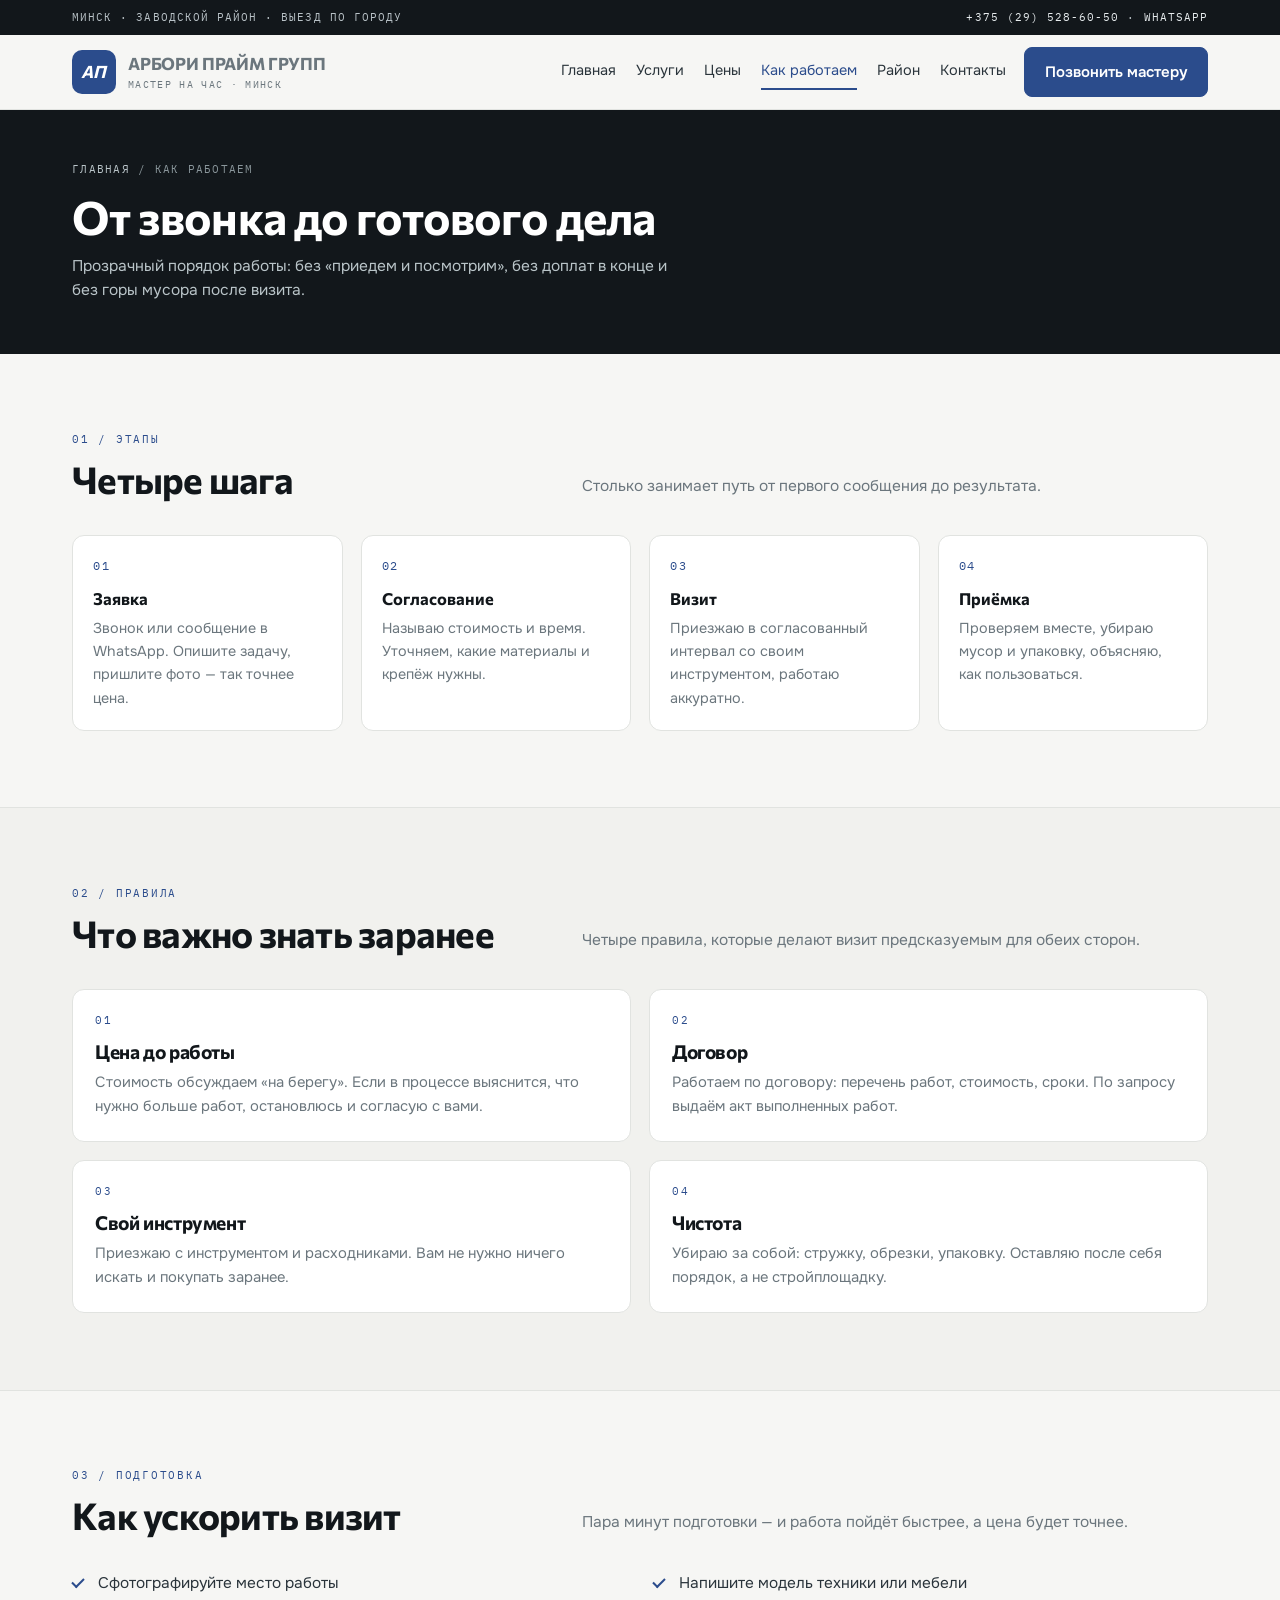
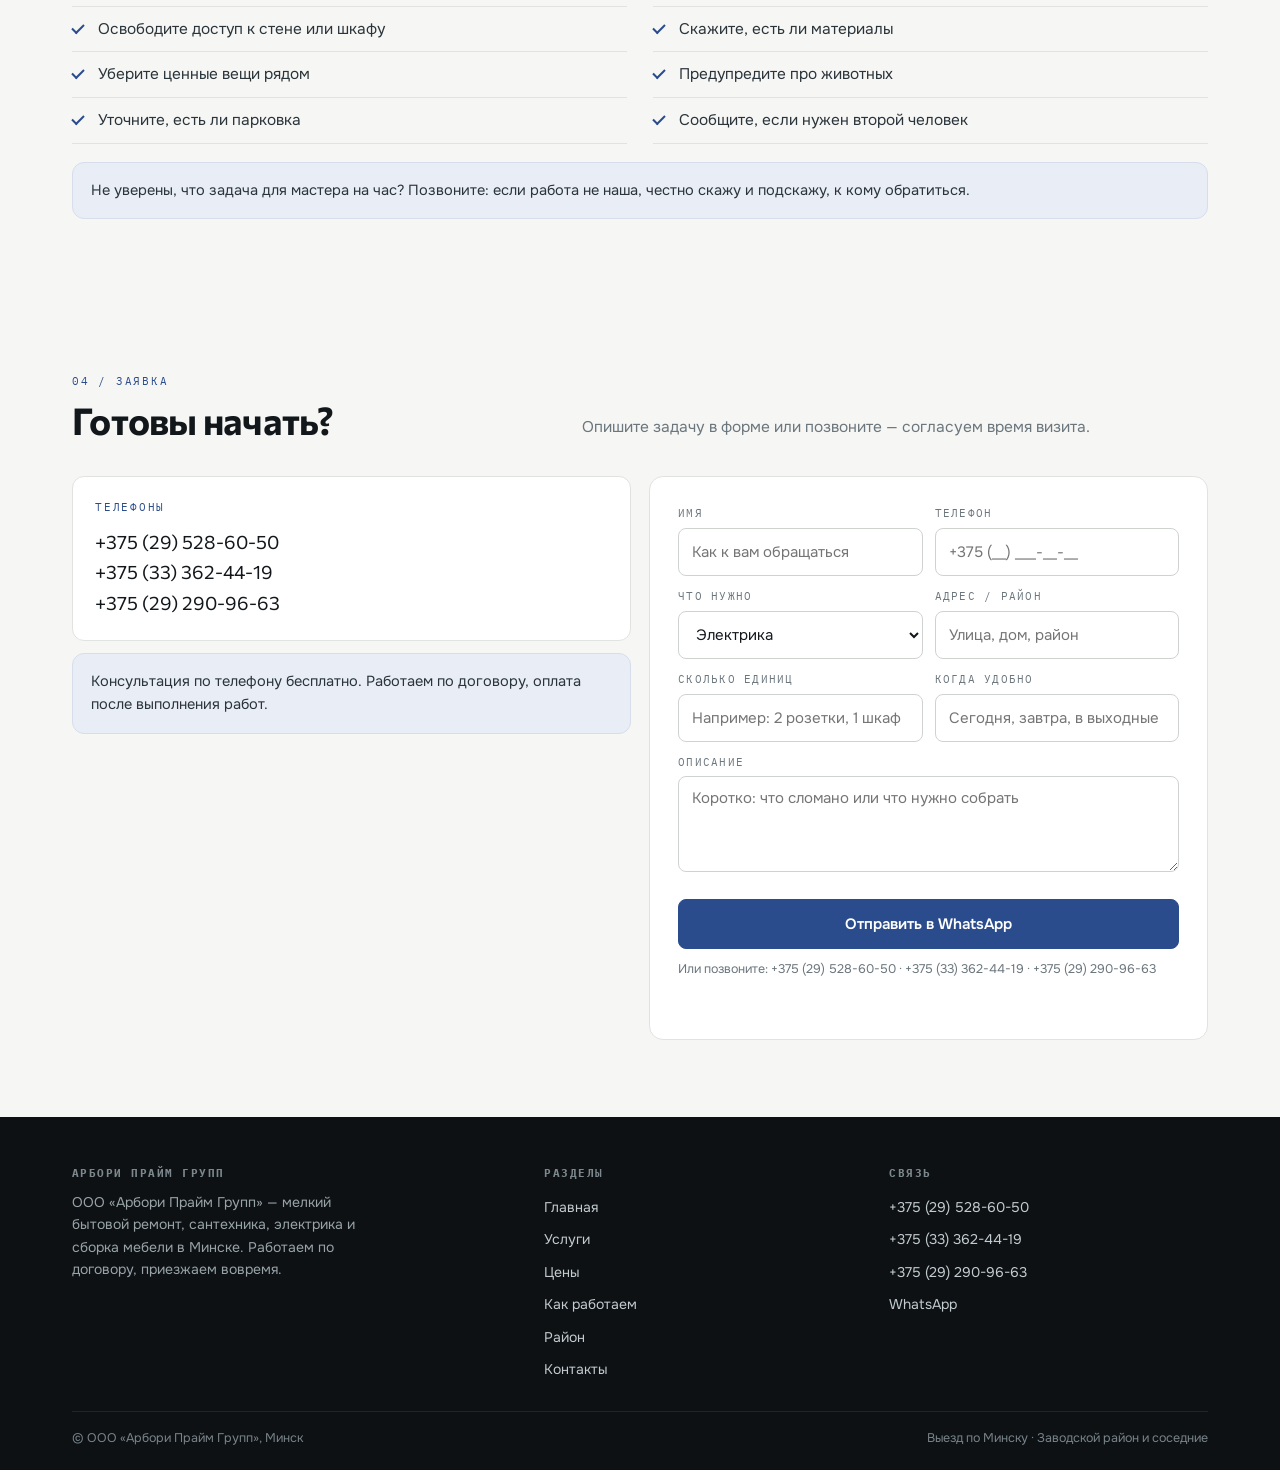
<file: process.html>
<!doctype html><html lang="ru"><head><meta charset="utf-8">
<meta name="viewport" content="width=device-width,initial-scale=1">
<title>Как работает мастер на час — этапы и правила | Арбори Прайм Групп</title>
<meta name="description" content="Как мы работаем: звонок и фото задачи, согласование цены и времени, визит со своим инструментом, приёмка. Работа по договору в Минске.">
<meta property="og:title" content="Как работает мастер на час — этапы и правила | Арбори Прайм Групп"><meta property="og:description" content="Как мы работаем: звонок и фото задачи, согласование цены и времени, визит со своим инструментом, приёмка. Работа по договору в Минске."><meta property="og:type" content="website">
<link rel="icon" href="assets/img/favicon.svg" type="image/svg+xml">
<link rel="preconnect" href="https://fonts.googleapis.com"><link rel="preconnect" href="https://fonts.gstatic.com" crossorigin>
<link href="https://fonts.googleapis.com/css2?family=Commissioner:wght@500;600;700&family=Onest:wght@400;500;600&family=IBM+Plex+Mono:wght@400;500&display=swap" rel="stylesheet">
<link rel="stylesheet" href="assets/css/site.css"></head><body>
<div class="topbar"><div class="wrap"><span>Минск · Заводской район · выезд по городу</span><span><a href="tel:+375295286050">+375 (29) 528-60-50</a> · <a href="https://wa.me/375295286050">WhatsApp</a></span></div></div>
<header class="hdr"><div class="wrap hdr__in">
<a class="logo" href="index.html"><i>АП</i><span><b>Арбори Прайм Групп</b><span>мастер на час · Минск</span></span></a>
<nav class="nav"><a href="index.html">Главная</a><a href="uslugi.html">Услуги</a><a href="ceny.html">Цены</a><a href="process.html" aria-current="page">Как работаем</a><a href="rajony.html">Район</a><a href="kontakty.html">Контакты</a></nav>
<a class="btn" href="tel:+375295286050">Позвонить мастеру</a>
<button class="burger" id="burger" aria-label="Меню" aria-expanded="false"><span></span><span></span><span></span></button>
</div></header>
<div class="drawer" id="drawer" aria-hidden="true"><div class="drawer__in">
<button class="drawer__x" id="drawerClose" aria-label="Закрыть">×</button>
<a href="index.html">Главная</a><a href="uslugi.html">Услуги</a><a href="ceny.html">Цены</a><a href="process.html" aria-current="page">Как работаем</a><a href="rajony.html">Район</a><a href="kontakty.html">Контакты</a><a class="btn" href="tel:+375295286050">Позвонить</a><a class="btn btn--ghost" href="https://wa.me/375295286050">WhatsApp</a>
</div></div><section class="phead"><div class="wrap"><div class="crumbs"><a href="index.html">Главная</a> / Как работаем</div>
<h1>От звонка до готового дела</h1><p class="phead__lead">Прозрачный порядок работы: без «приедем и посмотрим», без доплат в конце и без горы мусора после визита.</p></div></section>

<section class="sec"><div class="wrap">
<div class="shead"><div><div class="kick">01 / этапы</div><h2>Четыре шага</h2></div><p>Столько занимает путь от первого сообщения до результата.</p></div>
<ol class="steps">
<li><b>Заявка</b><p>Звонок или сообщение в WhatsApp. Опишите задачу, пришлите фото — так точнее цена.</p></li>
<li><b>Согласование</b><p>Называю стоимость и время. Уточняем, какие материалы и крепёж нужны.</p></li>
<li><b>Визит</b><p>Приезжаю в согласованный интервал со своим инструментом, работаю аккуратно.</p></li>
<li><b>Приёмка</b><p>Проверяем вместе, убираю мусор и упаковку, объясняю, как пользоваться.</p></li>
</ol>
</div></section>

<section class="sec sec--alt"><div class="wrap">
<div class="shead"><div><div class="kick">02 / правила</div><h2>Что важно знать заранее</h2></div><p>Четыре правила, которые делают визит предсказуемым для обеих сторон.</p></div>
<div class="grid2">
<div class="card"><span class="mono">01</span><h3>Цена до работы</h3><p>Стоимость обсуждаем «на берегу». Если в процессе выяснится, что нужно больше работ, остановлюсь и согласую с вами.</p></div>
<div class="card"><span class="mono">02</span><h3>Договор</h3><p>Работаем по договору: перечень работ, стоимость, сроки. По запросу выдаём акт выполненных работ.</p></div>
<div class="card"><span class="mono">03</span><h3>Свой инструмент</h3><p>Приезжаю с инструментом и расходниками. Вам не нужно ничего искать и покупать заранее.</p></div>
<div class="card"><span class="mono">04</span><h3>Чистота</h3><p>Убираю за собой: стружку, обрезки, упаковку. Оставляю после себя порядок, а не стройплощадку.</p></div>
</div>
</div></section>

<section class="sec"><div class="wrap">
<div class="shead"><div><div class="kick">03 / подготовка</div><h2>Как ускорить визит</h2></div><p>Пара минут подготовки — и работа пойдёт быстрее, а цена будет точнее.</p></div>
<ul class="chk">
<li>Сфотографируйте место работы</li><li>Напишите модель техники или мебели</li>
<li>Освободите доступ к стене или шкафу</li><li>Скажите, есть ли материалы</li>
<li>Уберите ценные вещи рядом</li><li>Предупредите про животных</li>
<li>Уточните, есть ли парковка</li><li>Сообщите, если нужен второй человек</li>
</ul>
<div class="note" style="margin-top:18px">Не уверены, что задача для мастера на час? Позвоните: если работа не наша, честно скажу и подскажу, к кому обратиться.</div>
</div></section>
<section class="sec" id="zayavka"><div class="wrap">
<div class="shead"><div><div class="kick">04 / заявка</div><h2>Готовы начать?</h2></div><p>Опишите задачу в форме или позвоните — согласуем время визита.</p></div>
<div class="grid2"><div>
<div class="card"><span class="mono">Телефоны</span><p style="color:var(--ink);font-family:var(--f-d);font-size:19px"><a href="tel:+375295286050">+375 (29) 528-60-50</a><br><a href="tel:+375333624419">+375 (33) 362-44-19</a><br><a href="tel:+375292909663">+375 (29) 290-96-63</a></p></div>
<div class="note" style="margin-top:12px">Консультация по телефону бесплатно. Работаем по договору, оплата после выполнения работ.</div>
</div><form class="form" data-form="Прошу мастера на час: сориентируйте по цене и времени.">
<div class="form__row"><div class="fld"><label for="f-name">Имя</label><input id="f-name" name="name" type="text" placeholder="Как к вам обращаться" autocomplete="name"></div>
<div class="fld"><label for="f-phone">Телефон</label><input id="f-phone" name="phone" type="tel" placeholder="+375 (__) ___-__-__" required autocomplete="tel"></div></div>
<div class="form__row"><div class="fld"><label for="f-what">Что нужно</label><select id="f-what" name="what"><option>Электрика</option><option>Сантехника</option><option>Сборка мебели</option><option>Крепёж: полки, ТВ, карнизы</option><option>Мелкий ремонт</option><option>Несколько задач</option></select></div>
<div class="fld"><label for="f-where">Адрес / район</label><input id="f-where" name="where" type="text" placeholder="Улица, дом, район"></div></div>
<div class="form__row"><div class="fld"><label for="f-size">Сколько единиц</label><input id="f-size" name="size" type="text" placeholder="Например: 2 розетки, 1 шкаф"></div>
<div class="fld"><label for="f-when">Когда удобно</label><input id="f-when" name="when" type="text" placeholder="Сегодня, завтра, в выходные"></div></div>
<div class="fld"><label for="f-msg">Описание</label><textarea id="f-msg" name="message" placeholder="Коротко: что сломано или что нужно собрать"></textarea></div>
<button class="btn" type="submit">Отправить в WhatsApp</button>
<div class="form__note">Или позвоните: +375 (29) 528-60-50 · +375 (33) 362-44-19 · +375 (29) 290-96-63</div>
<div class="formout" id="formOut" role="status" aria-live="polite"></div>
</form></div>
</div></section>

<footer class="foot"><div class="wrap">
<div class="foot__g">
<div><h4>Арбори Прайм Групп</h4><p style="max-width:34ch">ООО «Арбори Прайм Групп» — мелкий бытовой ремонт, сантехника, электрика и сборка мебели в Минске. Работаем по договору, приезжаем вовремя.</p></div>
<div><h4>Разделы</h4><a href="index.html">Главная</a><a href="uslugi.html">Услуги</a><a href="ceny.html">Цены</a><a href="process.html">Как работаем</a><a href="rajony.html">Район</a><a href="kontakty.html">Контакты</a></div>
<div><h4>Связь</h4><a href="tel:+375295286050">+375 (29) 528-60-50</a><a href="tel:+375333624419">+375 (33) 362-44-19</a><a href="tel:+375292909663">+375 (29) 290-96-63</a><a href="https://wa.me/375295286050">WhatsApp</a></div>
</div>
<div class="foot__bot"><span>© ООО «Арбори Прайм Групп», Минск</span><span>Выезд по Минску · Заводской район и соседние</span></div>
</div></footer>
<div class="fbar"><a href="tel:+375295286050">Позвонить</a><a href="https://wa.me/375295286050">WhatsApp</a></div>
<script src="assets/js/main.js"></script></body></html>
</file>
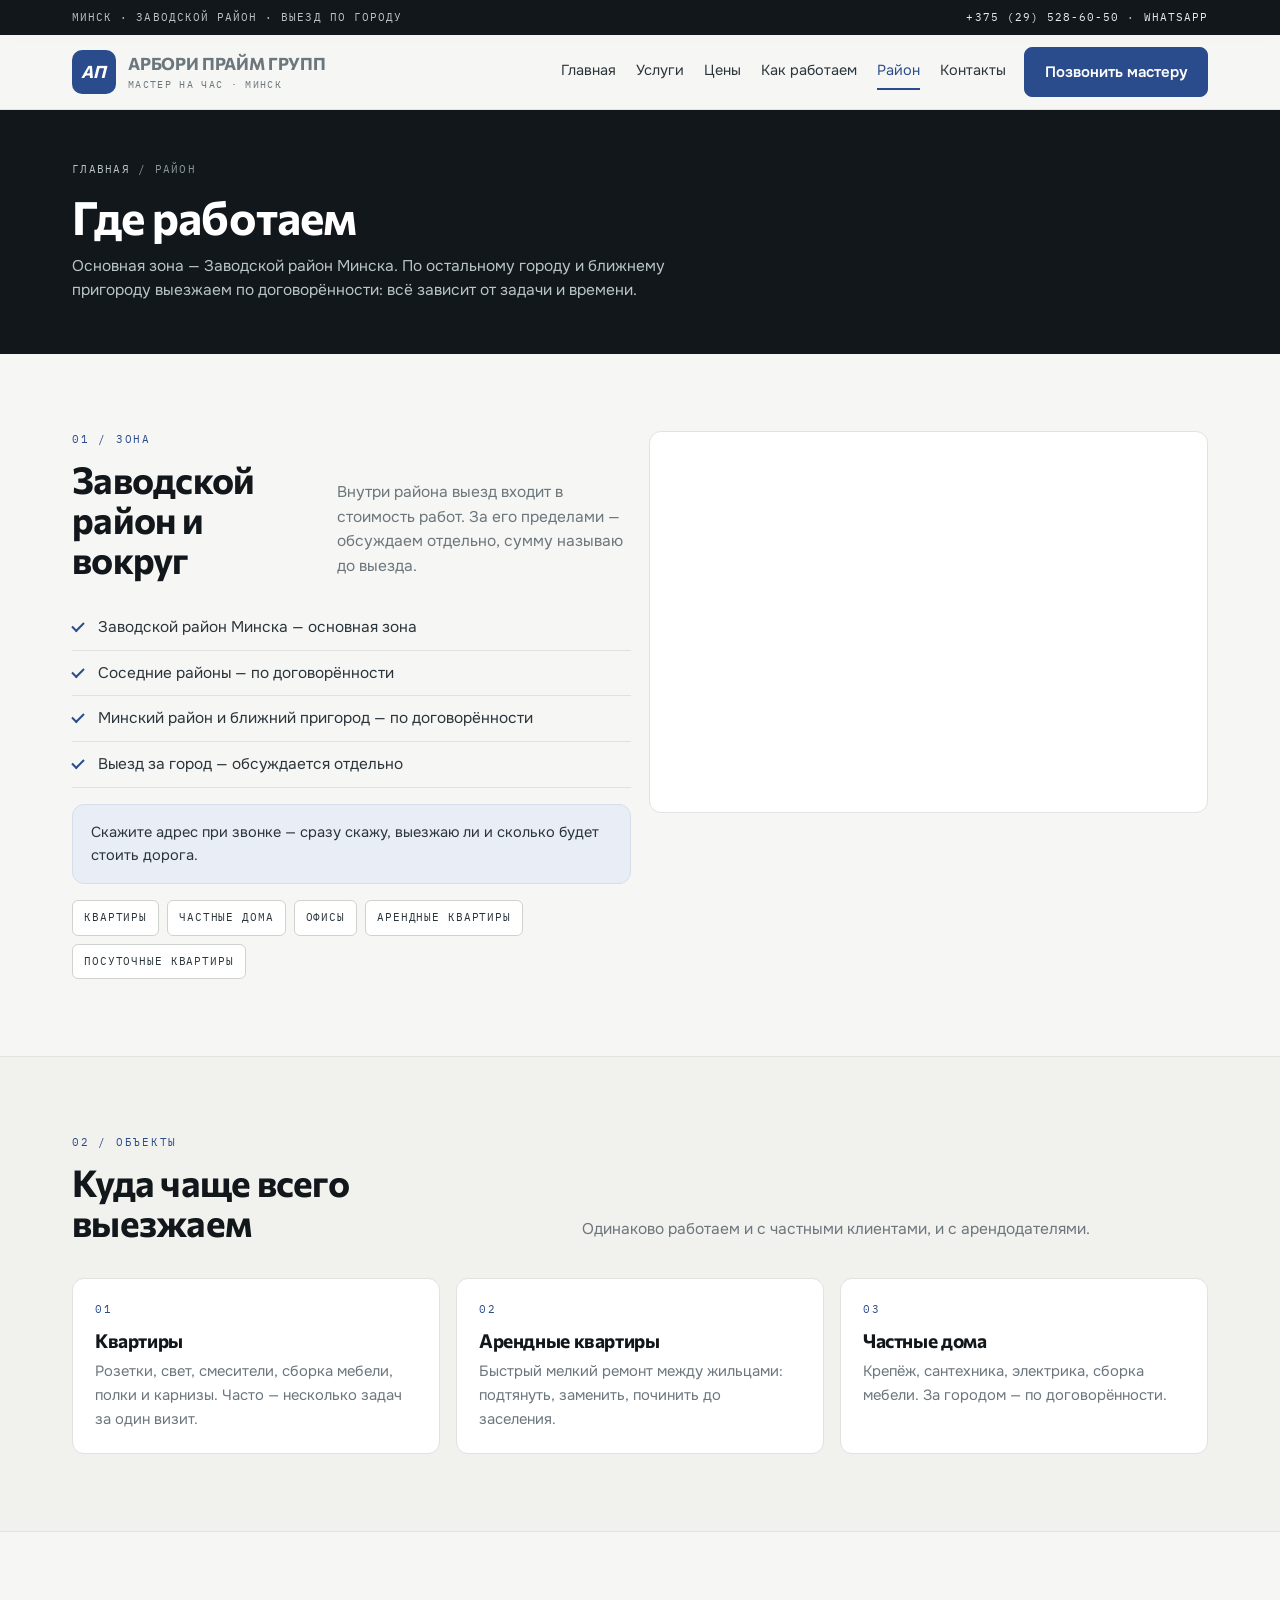
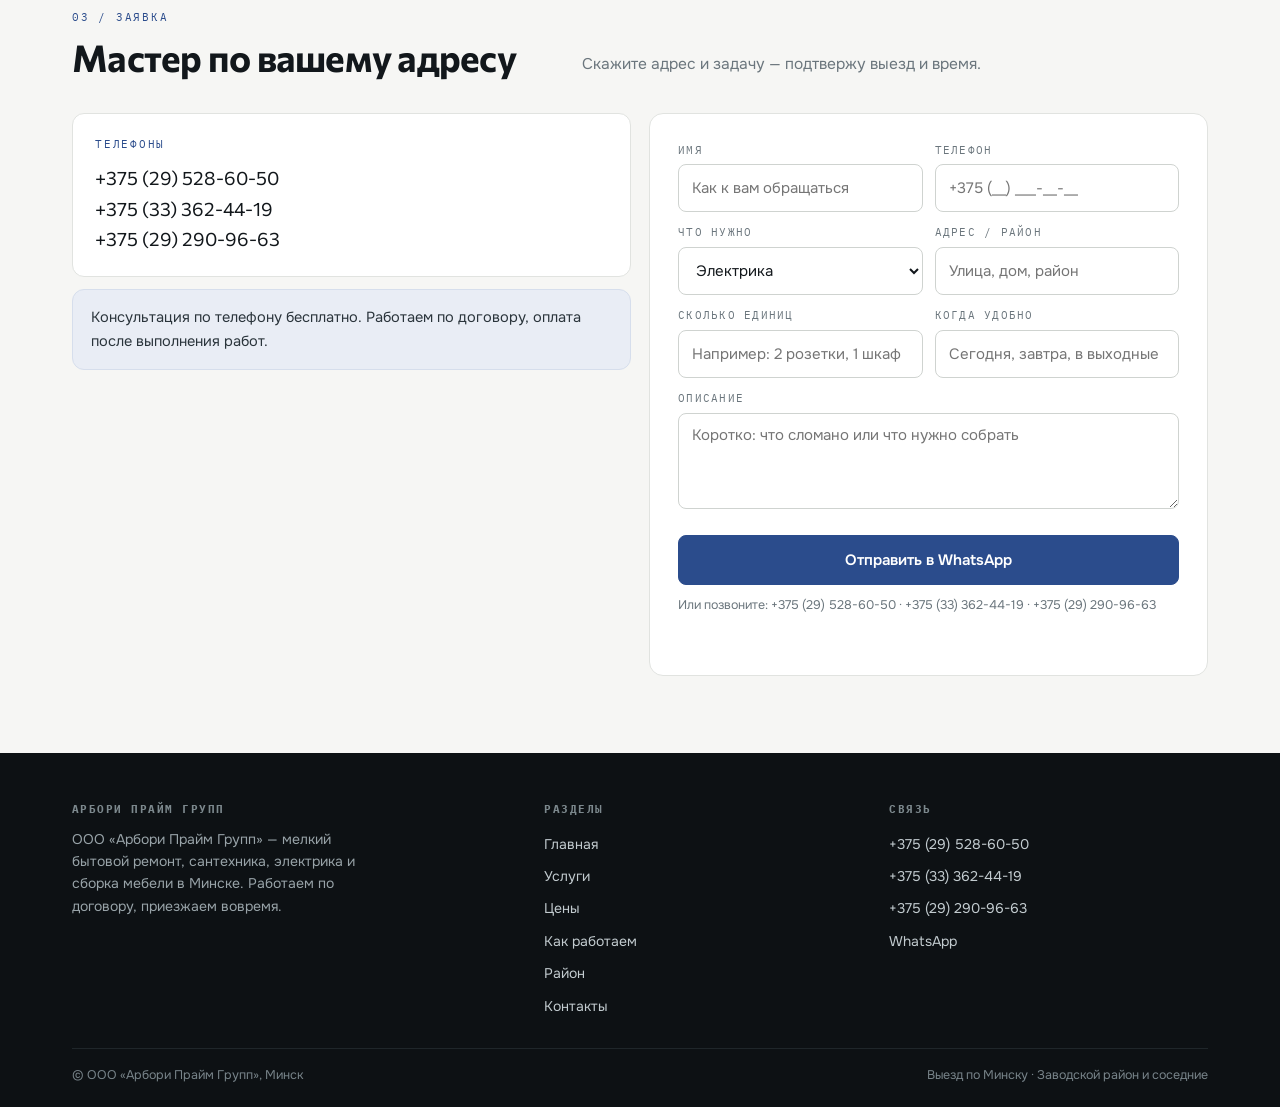
<file: rajony.html>
<!doctype html><html lang="ru"><head><meta charset="utf-8">
<meta name="viewport" content="width=device-width,initial-scale=1">
<title>Район выезда мастера — Минск, Заводской район | Арбори Прайм Групп</title>
<meta name="description" content="Мастер на час в Заводском районе Минска и по всему городу: выезд по договорённости, без доплат за дорогу внутри района.">
<meta property="og:title" content="Район выезда мастера — Минск, Заводской район | Арбори Прайм Групп"><meta property="og:description" content="Мастер на час в Заводском районе Минска и по всему городу: выезд по договорённости, без доплат за дорогу внутри района."><meta property="og:type" content="website">
<link rel="icon" href="assets/img/favicon.svg" type="image/svg+xml">
<link rel="preconnect" href="https://fonts.googleapis.com"><link rel="preconnect" href="https://fonts.gstatic.com" crossorigin>
<link href="https://fonts.googleapis.com/css2?family=Commissioner:wght@500;600;700&family=Onest:wght@400;500;600&family=IBM+Plex+Mono:wght@400;500&display=swap" rel="stylesheet">
<link rel="stylesheet" href="assets/css/site.css"></head><body>
<div class="topbar"><div class="wrap"><span>Минск · Заводской район · выезд по городу</span><span><a href="tel:+375295286050">+375 (29) 528-60-50</a> · <a href="https://wa.me/375295286050">WhatsApp</a></span></div></div>
<header class="hdr"><div class="wrap hdr__in">
<a class="logo" href="index.html"><i>АП</i><span><b>Арбори Прайм Групп</b><span>мастер на час · Минск</span></span></a>
<nav class="nav"><a href="index.html">Главная</a><a href="uslugi.html">Услуги</a><a href="ceny.html">Цены</a><a href="process.html">Как работаем</a><a href="rajony.html" aria-current="page">Район</a><a href="kontakty.html">Контакты</a></nav>
<a class="btn" href="tel:+375295286050">Позвонить мастеру</a>
<button class="burger" id="burger" aria-label="Меню" aria-expanded="false"><span></span><span></span><span></span></button>
</div></header>
<div class="drawer" id="drawer" aria-hidden="true"><div class="drawer__in">
<button class="drawer__x" id="drawerClose" aria-label="Закрыть">×</button>
<a href="index.html">Главная</a><a href="uslugi.html">Услуги</a><a href="ceny.html">Цены</a><a href="process.html">Как работаем</a><a href="rajony.html" aria-current="page">Район</a><a href="kontakty.html">Контакты</a><a class="btn" href="tel:+375295286050">Позвонить</a><a class="btn btn--ghost" href="https://wa.me/375295286050">WhatsApp</a>
</div></div><section class="phead"><div class="wrap"><div class="crumbs"><a href="index.html">Главная</a> / Район</div>
<h1>Где работаем</h1><p class="phead__lead">Основная зона — Заводской район Минска. По остальному городу и ближнему пригороду выезжаем по договорённости: всё зависит от задачи и времени.</p></div></section>

<section class="sec"><div class="wrap">
<div class="grid2">
<div>
<div class="shead"><div><div class="kick">01 / зона</div><h2>Заводской район и вокруг</h2></div><p>Внутри района выезд входит в стоимость работ. За его пределами — обсуждаем отдельно, сумму называю до выезда.</p></div>
<ul class="chk" style="grid-template-columns:1fr">
<li>Заводской район Минска — основная зона</li>
<li>Соседние районы — по договорённости</li>
<li>Минский район и ближний пригород — по договорённости</li>
<li>Выезд за город — обсуждается отдельно</li>
</ul>
<div class="note" style="margin-top:16px">Скажите адрес при звонке — сразу скажу, выезжаю ли и сколько будет стоить дорога.</div>
<div class="tags" style="margin-top:16px"><span>Квартиры</span><span>Частные дома</span><span>Офисы</span><span>Арендные квартиры</span><span>Посуточные квартиры</span></div>
</div>
<div class="map"><iframe src="https://www.google.com/maps?q=%D0%9C%D0%B8%D0%BD%D1%81%D0%BA%2C%20%D0%97%D0%B0%D0%B2%D0%BE%D0%B4%D1%81%D0%BA%D0%BE%D0%B9%20%D1%80%D0%B0%D0%B9%D0%BE%D0%BD&output=embed" loading="lazy" title="Карта: Заводской район Минска"></iframe></div>
</div>
</div></section>

<section class="sec sec--alt"><div class="wrap">
<div class="shead"><div><div class="kick">02 / объекты</div><h2>Куда чаще всего выезжаем</h2></div><p>Одинаково работаем и с частными клиентами, и с арендодателями.</p></div>
<div class="grid3">
<div class="card"><span class="mono">01</span><h3>Квартиры</h3><p>Розетки, свет, смесители, сборка мебели, полки и карнизы. Часто — несколько задач за один визит.</p></div>
<div class="card"><span class="mono">02</span><h3>Арендные квартиры</h3><p>Быстрый мелкий ремонт между жильцами: подтянуть, заменить, починить до заселения.</p></div>
<div class="card"><span class="mono">03</span><h3>Частные дома</h3><p>Крепёж, сантехника, электрика, сборка мебели. За городом — по договорённости.</p></div>
</div>
</div></section>
<section class="sec" id="zayavka"><div class="wrap">
<div class="shead"><div><div class="kick">03 / заявка</div><h2>Мастер по вашему адресу</h2></div><p>Скажите адрес и задачу — подтвержу выезд и время.</p></div>
<div class="grid2"><div>
<div class="card"><span class="mono">Телефоны</span><p style="color:var(--ink);font-family:var(--f-d);font-size:19px"><a href="tel:+375295286050">+375 (29) 528-60-50</a><br><a href="tel:+375333624419">+375 (33) 362-44-19</a><br><a href="tel:+375292909663">+375 (29) 290-96-63</a></p></div>
<div class="note" style="margin-top:12px">Консультация по телефону бесплатно. Работаем по договору, оплата после выполнения работ.</div>
</div><form class="form" data-form="Прошу мастера на час: сориентируйте по цене и времени.">
<div class="form__row"><div class="fld"><label for="f-name">Имя</label><input id="f-name" name="name" type="text" placeholder="Как к вам обращаться" autocomplete="name"></div>
<div class="fld"><label for="f-phone">Телефон</label><input id="f-phone" name="phone" type="tel" placeholder="+375 (__) ___-__-__" required autocomplete="tel"></div></div>
<div class="form__row"><div class="fld"><label for="f-what">Что нужно</label><select id="f-what" name="what"><option>Электрика</option><option>Сантехника</option><option>Сборка мебели</option><option>Крепёж: полки, ТВ, карнизы</option><option>Мелкий ремонт</option><option>Несколько задач</option></select></div>
<div class="fld"><label for="f-where">Адрес / район</label><input id="f-where" name="where" type="text" placeholder="Улица, дом, район"></div></div>
<div class="form__row"><div class="fld"><label for="f-size">Сколько единиц</label><input id="f-size" name="size" type="text" placeholder="Например: 2 розетки, 1 шкаф"></div>
<div class="fld"><label for="f-when">Когда удобно</label><input id="f-when" name="when" type="text" placeholder="Сегодня, завтра, в выходные"></div></div>
<div class="fld"><label for="f-msg">Описание</label><textarea id="f-msg" name="message" placeholder="Коротко: что сломано или что нужно собрать"></textarea></div>
<button class="btn" type="submit">Отправить в WhatsApp</button>
<div class="form__note">Или позвоните: +375 (29) 528-60-50 · +375 (33) 362-44-19 · +375 (29) 290-96-63</div>
<div class="formout" id="formOut" role="status" aria-live="polite"></div>
</form></div>
</div></section>

<footer class="foot"><div class="wrap">
<div class="foot__g">
<div><h4>Арбори Прайм Групп</h4><p style="max-width:34ch">ООО «Арбори Прайм Групп» — мелкий бытовой ремонт, сантехника, электрика и сборка мебели в Минске. Работаем по договору, приезжаем вовремя.</p></div>
<div><h4>Разделы</h4><a href="index.html">Главная</a><a href="uslugi.html">Услуги</a><a href="ceny.html">Цены</a><a href="process.html">Как работаем</a><a href="rajony.html">Район</a><a href="kontakty.html">Контакты</a></div>
<div><h4>Связь</h4><a href="tel:+375295286050">+375 (29) 528-60-50</a><a href="tel:+375333624419">+375 (33) 362-44-19</a><a href="tel:+375292909663">+375 (29) 290-96-63</a><a href="https://wa.me/375295286050">WhatsApp</a></div>
</div>
<div class="foot__bot"><span>© ООО «Арбори Прайм Групп», Минск</span><span>Выезд по Минску · Заводской район и соседние</span></div>
</div></footer>
<div class="fbar"><a href="tel:+375295286050">Позвонить</a><a href="https://wa.me/375295286050">WhatsApp</a></div>
<script src="assets/js/main.js"></script></body></html>
</file>
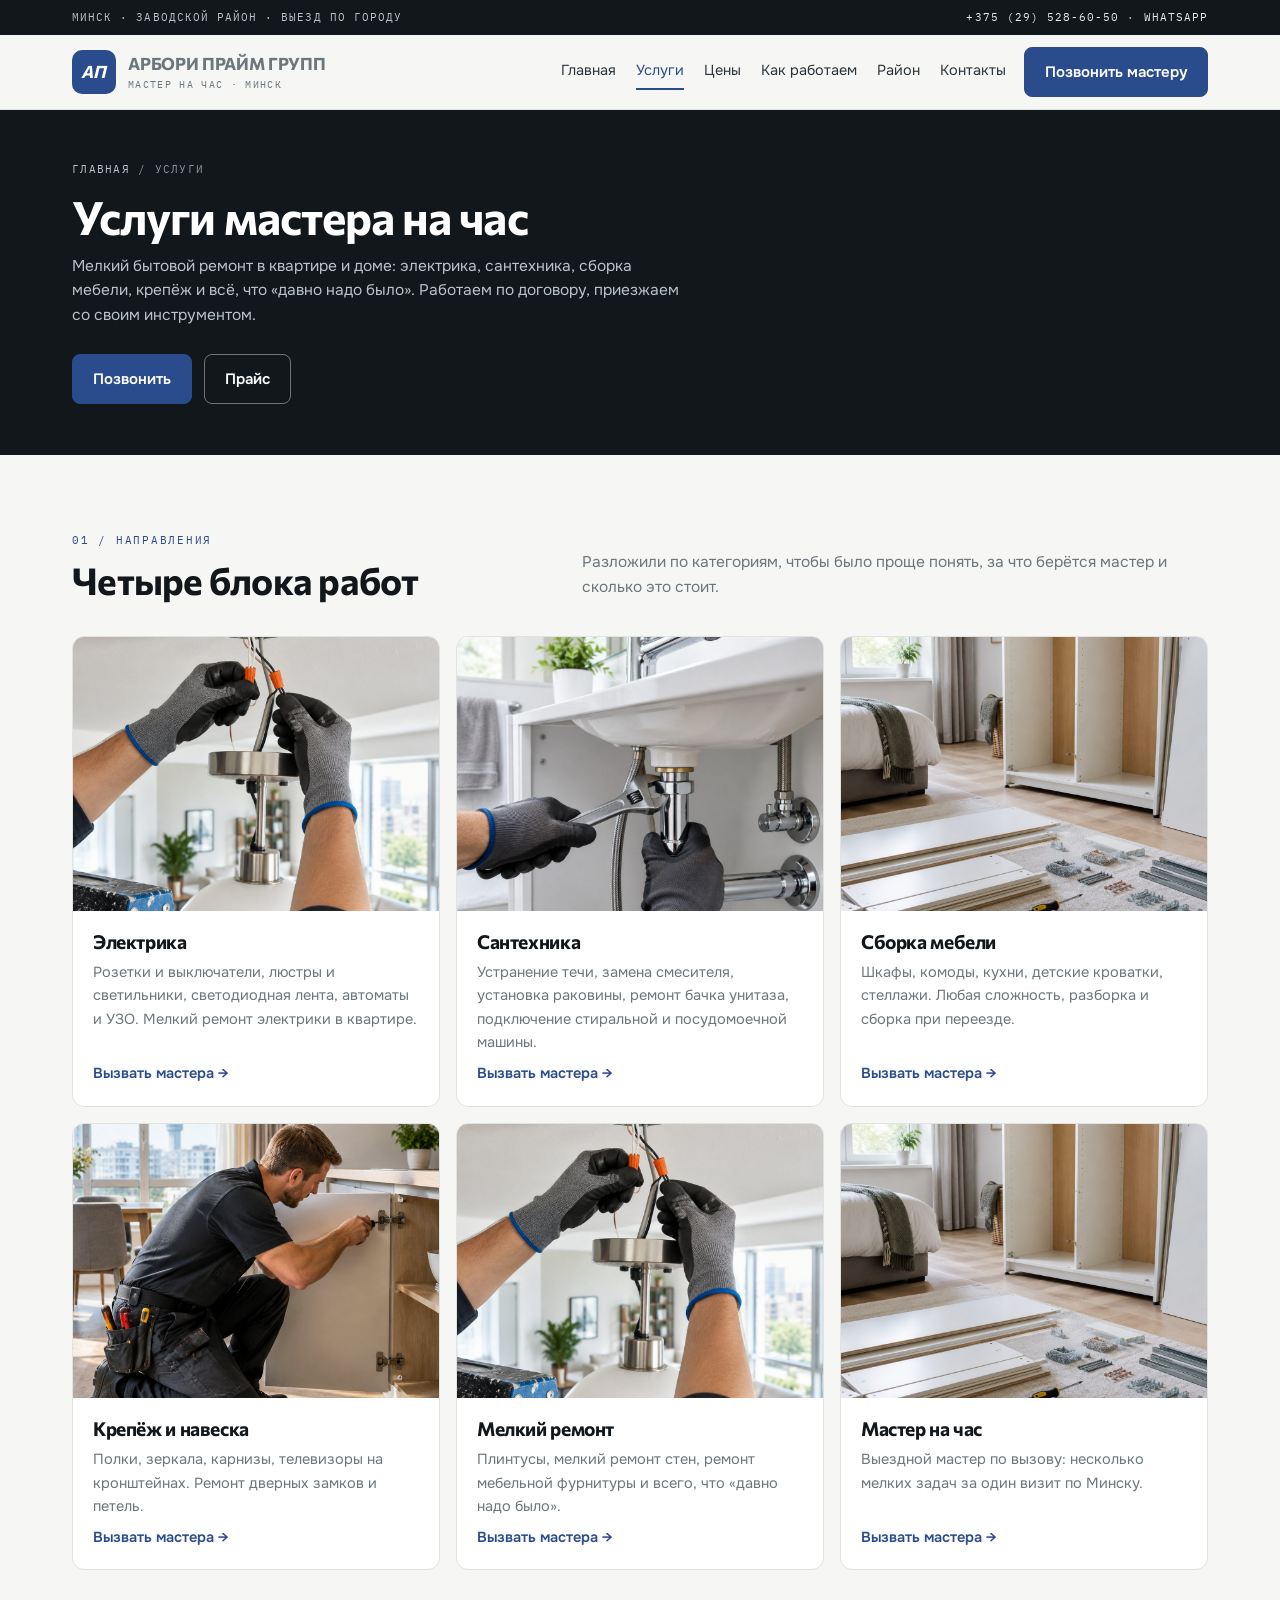
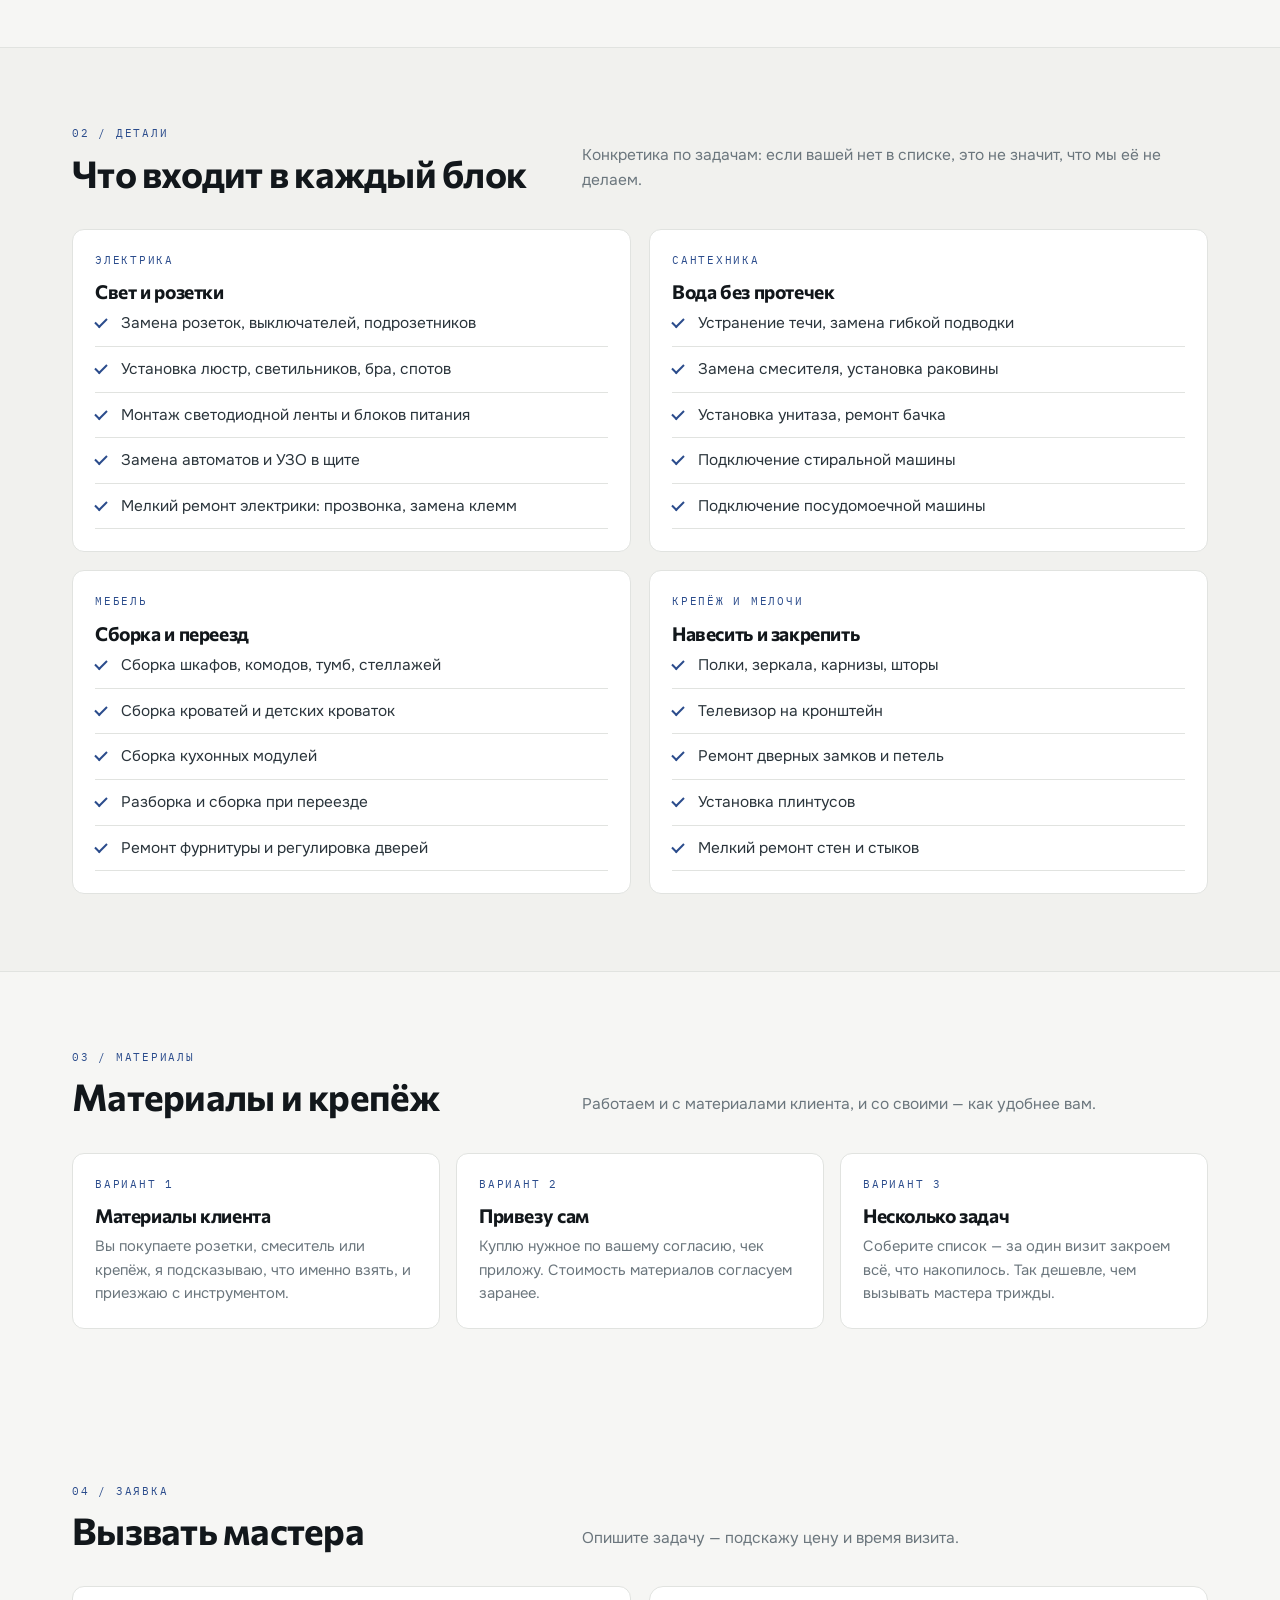
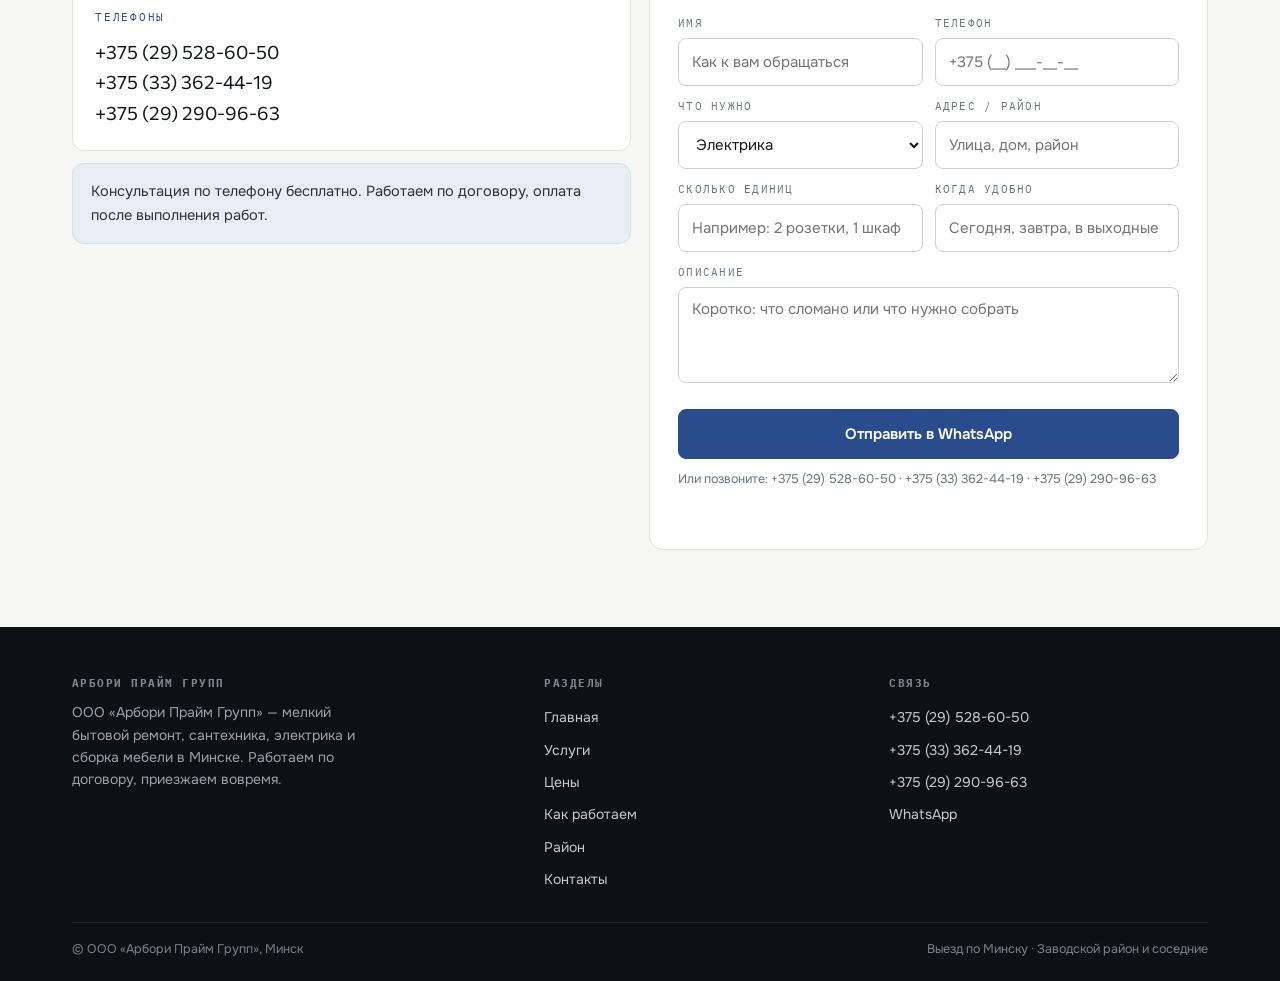
<file: uslugi.html>
<!doctype html><html lang="ru"><head><meta charset="utf-8">
<meta name="viewport" content="width=device-width,initial-scale=1">
<title>Услуги мастера на час в Минске — электрика, сантехника, мебель | Арбори Прайм Групп</title>
<meta name="description" content="Полный список услуг: розетки и светильники, смесители и унитазы, сборка мебели, навеска полок и ТВ, мелкий ремонт. Выезд по Минску от 30 р.">
<meta property="og:title" content="Услуги мастера на час в Минске — электрика, сантехника, мебель | Арбори Прайм Групп"><meta property="og:description" content="Полный список услуг: розетки и светильники, смесители и унитазы, сборка мебели, навеска полок и ТВ, мелкий ремонт. Выезд по Минску от 30 р."><meta property="og:type" content="website">
<link rel="icon" href="assets/img/favicon.svg" type="image/svg+xml">
<link rel="preconnect" href="https://fonts.googleapis.com"><link rel="preconnect" href="https://fonts.gstatic.com" crossorigin>
<link href="https://fonts.googleapis.com/css2?family=Commissioner:wght@500;600;700&family=Onest:wght@400;500;600&family=IBM+Plex+Mono:wght@400;500&display=swap" rel="stylesheet">
<link rel="stylesheet" href="assets/css/site.css"></head><body>
<div class="topbar"><div class="wrap"><span>Минск · Заводской район · выезд по городу</span><span><a href="tel:+375295286050">+375 (29) 528-60-50</a> · <a href="https://wa.me/375295286050">WhatsApp</a></span></div></div>
<header class="hdr"><div class="wrap hdr__in">
<a class="logo" href="index.html"><i>АП</i><span><b>Арбори Прайм Групп</b><span>мастер на час · Минск</span></span></a>
<nav class="nav"><a href="index.html">Главная</a><a href="uslugi.html" aria-current="page">Услуги</a><a href="ceny.html">Цены</a><a href="process.html">Как работаем</a><a href="rajony.html">Район</a><a href="kontakty.html">Контакты</a></nav>
<a class="btn" href="tel:+375295286050">Позвонить мастеру</a>
<button class="burger" id="burger" aria-label="Меню" aria-expanded="false"><span></span><span></span><span></span></button>
</div></header>
<div class="drawer" id="drawer" aria-hidden="true"><div class="drawer__in">
<button class="drawer__x" id="drawerClose" aria-label="Закрыть">×</button>
<a href="index.html">Главная</a><a href="uslugi.html" aria-current="page">Услуги</a><a href="ceny.html">Цены</a><a href="process.html">Как работаем</a><a href="rajony.html">Район</a><a href="kontakty.html">Контакты</a><a class="btn" href="tel:+375295286050">Позвонить</a><a class="btn btn--ghost" href="https://wa.me/375295286050">WhatsApp</a>
</div></div><section class="phead"><div class="wrap"><div class="crumbs"><a href="index.html">Главная</a> / Услуги</div>
<h1>Услуги мастера на час</h1><p class="phead__lead">Мелкий бытовой ремонт в квартире и доме: электрика, сантехника, сборка мебели, крепёж и всё, что «давно надо было». Работаем по договору, приезжаем со своим инструментом.</p>
<div class="hero__cta"><a class="btn" href="tel:+375295286050">Позвонить</a><a class="btn btn--ghost" href="ceny.html">Прайс</a></div></div></section>

<section class="sec"><div class="wrap">
<div class="shead"><div><div class="kick">01 / направления</div><h2>Четыре блока работ</h2></div><p>Разложили по категориям, чтобы было проще понять, за что берётся мастер и сколько это стоит.</p></div>
<div class="grid3"><article class="svc"><img src="assets/img/light.jpg" alt="Электрика" loading="lazy">
<div class="svc__b"><h3>Электрика</h3><p>Розетки и выключатели, люстры и светильники, светодиодная лента, автоматы и УЗО. Мелкий ремонт электрики в квартире.</p><a href="kontakty.html#zayavka">Вызвать мастера →</a></div></article>
<article class="svc"><img src="assets/img/faucet.jpg" alt="Сантехника" loading="lazy">
<div class="svc__b"><h3>Сантехника</h3><p>Устранение течи, замена смесителя, установка раковины, ремонт бачка унитаза, подключение стиральной и посудомоечной машины.</p><a href="kontakty.html#zayavka">Вызвать мастера →</a></div></article>
<article class="svc"><img src="assets/img/wardrobe.jpg" alt="Сборка мебели" loading="lazy">
<div class="svc__b"><h3>Сборка мебели</h3><p>Шкафы, комоды, кухни, детские кроватки, стеллажи. Любая сложность, разборка и сборка при переезде.</p><a href="kontakty.html#zayavka">Вызвать мастера →</a></div></article>
<article class="svc"><img src="assets/img/hero.jpg" alt="Крепёж и навеска" loading="lazy">
<div class="svc__b"><h3>Крепёж и навеска</h3><p>Полки, зеркала, карнизы, телевизоры на кронштейнах. Ремонт дверных замков и петель.</p><a href="kontakty.html#zayavka">Вызвать мастера →</a></div></article>
<article class="svc"><img src="assets/img/light.jpg" alt="Мелкий ремонт" loading="lazy">
<div class="svc__b"><h3>Мелкий ремонт</h3><p>Плинтусы, мелкий ремонт стен, ремонт мебельной фурнитуры и всего, что «давно надо было».</p><a href="kontakty.html#zayavka">Вызвать мастера →</a></div></article>
<article class="svc"><img src="assets/img/wardrobe.jpg" alt="Мастер на час" loading="lazy">
<div class="svc__b"><h3>Мастер на час</h3><p>Выездной мастер по вызову: несколько мелких задач за один визит по Минску.</p><a href="kontakty.html#zayavka">Вызвать мастера →</a></div></article></div>
</div></section>

<section class="sec sec--alt"><div class="wrap">
<div class="shead"><div><div class="kick">02 / детали</div><h2>Что входит в каждый блок</h2></div><p>Конкретика по задачам: если вашей нет в списке, это не значит, что мы её не делаем.</p></div>
<div class="grid2">
<div class="card"><span class="mono">Электрика</span><h3>Свет и розетки</h3>
<ul class="chk" style="grid-template-columns:1fr;margin-top:8px">
<li>Замена розеток, выключателей, подрозетников</li><li>Установка люстр, светильников, бра, спотов</li>
<li>Монтаж светодиодной ленты и блоков питания</li><li>Замена автоматов и УЗО в щите</li>
<li>Мелкий ремонт электрики: прозвонка, замена клемм</li></ul></div>
<div class="card"><span class="mono">Сантехника</span><h3>Вода без протечек</h3>
<ul class="chk" style="grid-template-columns:1fr;margin-top:8px">
<li>Устранение течи, замена гибкой подводки</li><li>Замена смесителя, установка раковины</li>
<li>Установка унитаза, ремонт бачка</li><li>Подключение стиральной машины</li>
<li>Подключение посудомоечной машины</li></ul></div>
<div class="card"><span class="mono">Мебель</span><h3>Сборка и переезд</h3>
<ul class="chk" style="grid-template-columns:1fr;margin-top:8px">
<li>Сборка шкафов, комодов, тумб, стеллажей</li><li>Сборка кроватей и детских кроваток</li>
<li>Сборка кухонных модулей</li><li>Разборка и сборка при переезде</li>
<li>Ремонт фурнитуры и регулировка дверей</li></ul></div>
<div class="card"><span class="mono">Крепёж и мелочи</span><h3>Навесить и закрепить</h3>
<ul class="chk" style="grid-template-columns:1fr;margin-top:8px">
<li>Полки, зеркала, карнизы, шторы</li><li>Телевизор на кронштейн</li>
<li>Ремонт дверных замков и петель</li><li>Установка плинтусов</li>
<li>Мелкий ремонт стен и стыков</li></ul></div>
</div>
</div></section>

<section class="sec"><div class="wrap">
<div class="shead"><div><div class="kick">03 / материалы</div><h2>Материалы и крепёж</h2></div><p>Работаем и с материалами клиента, и со своими — как удобнее вам.</p></div>
<div class="grid3">
<div class="card"><span class="mono">Вариант 1</span><h3>Материалы клиента</h3><p>Вы покупаете розетки, смеситель или крепёж, я подсказываю, что именно взять, и приезжаю с инструментом.</p></div>
<div class="card"><span class="mono">Вариант 2</span><h3>Привезу сам</h3><p>Куплю нужное по вашему согласию, чек приложу. Стоимость материалов согласуем заранее.</p></div>
<div class="card"><span class="mono">Вариант 3</span><h3>Несколько задач</h3><p>Соберите список — за один визит закроем всё, что накопилось. Так дешевле, чем вызывать мастера трижды.</p></div>
</div>
</div></section>
<section class="sec" id="zayavka"><div class="wrap">
<div class="shead"><div><div class="kick">04 / заявка</div><h2>Вызвать мастера</h2></div><p>Опишите задачу — подскажу цену и время визита.</p></div>
<div class="grid2"><div>
<div class="card"><span class="mono">Телефоны</span><p style="color:var(--ink);font-family:var(--f-d);font-size:19px"><a href="tel:+375295286050">+375 (29) 528-60-50</a><br><a href="tel:+375333624419">+375 (33) 362-44-19</a><br><a href="tel:+375292909663">+375 (29) 290-96-63</a></p></div>
<div class="note" style="margin-top:12px">Консультация по телефону бесплатно. Работаем по договору, оплата после выполнения работ.</div>
</div><form class="form" data-form="Прошу мастера на час: сориентируйте по цене и времени.">
<div class="form__row"><div class="fld"><label for="f-name">Имя</label><input id="f-name" name="name" type="text" placeholder="Как к вам обращаться" autocomplete="name"></div>
<div class="fld"><label for="f-phone">Телефон</label><input id="f-phone" name="phone" type="tel" placeholder="+375 (__) ___-__-__" required autocomplete="tel"></div></div>
<div class="form__row"><div class="fld"><label for="f-what">Что нужно</label><select id="f-what" name="what"><option>Электрика</option><option>Сантехника</option><option>Сборка мебели</option><option>Крепёж: полки, ТВ, карнизы</option><option>Мелкий ремонт</option><option>Несколько задач</option></select></div>
<div class="fld"><label for="f-where">Адрес / район</label><input id="f-where" name="where" type="text" placeholder="Улица, дом, район"></div></div>
<div class="form__row"><div class="fld"><label for="f-size">Сколько единиц</label><input id="f-size" name="size" type="text" placeholder="Например: 2 розетки, 1 шкаф"></div>
<div class="fld"><label for="f-when">Когда удобно</label><input id="f-when" name="when" type="text" placeholder="Сегодня, завтра, в выходные"></div></div>
<div class="fld"><label for="f-msg">Описание</label><textarea id="f-msg" name="message" placeholder="Коротко: что сломано или что нужно собрать"></textarea></div>
<button class="btn" type="submit">Отправить в WhatsApp</button>
<div class="form__note">Или позвоните: +375 (29) 528-60-50 · +375 (33) 362-44-19 · +375 (29) 290-96-63</div>
<div class="formout" id="formOut" role="status" aria-live="polite"></div>
</form></div>
</div></section>

<footer class="foot"><div class="wrap">
<div class="foot__g">
<div><h4>Арбори Прайм Групп</h4><p style="max-width:34ch">ООО «Арбори Прайм Групп» — мелкий бытовой ремонт, сантехника, электрика и сборка мебели в Минске. Работаем по договору, приезжаем вовремя.</p></div>
<div><h4>Разделы</h4><a href="index.html">Главная</a><a href="uslugi.html">Услуги</a><a href="ceny.html">Цены</a><a href="process.html">Как работаем</a><a href="rajony.html">Район</a><a href="kontakty.html">Контакты</a></div>
<div><h4>Связь</h4><a href="tel:+375295286050">+375 (29) 528-60-50</a><a href="tel:+375333624419">+375 (33) 362-44-19</a><a href="tel:+375292909663">+375 (29) 290-96-63</a><a href="https://wa.me/375295286050">WhatsApp</a></div>
</div>
<div class="foot__bot"><span>© ООО «Арбори Прайм Групп», Минск</span><span>Выезд по Минску · Заводской район и соседние</span></div>
</div></footer>
<div class="fbar"><a href="tel:+375295286050">Позвонить</a><a href="https://wa.me/375295286050">WhatsApp</a></div>
<script src="assets/js/main.js"></script></body></html>
</file>
<file: assets/css/site.css>
/* Арбори Прайм Групп — мастер на час · Минск */
:root{
  --bg:#F6F6F4; --surf:#FFFFFF; --ink:#12171B; --ink2:#2A343B; --mut:#6B767D;
  --line:#E1E3E0; --line2:#CFD3D0; --acc:#2B4C8C; --accD:#1E3A6E; --tint:#E9EDF5;
  --f-d:"Commissioner",system-ui,sans-serif;
  --f-t:"Onest",system-ui,-apple-system,Segoe UI,Roboto,sans-serif;
  --f-m:"IBM Plex Mono",ui-monospace,Menlo,monospace;
  --wrap:1200px;
}
*,*::before,*::after{box-sizing:border-box}
html{-webkit-text-size-adjust:100%;scroll-behavior:smooth}
body{margin:0;background:var(--bg);color:var(--ink);font-family:var(--f-t);font-size:16.5px;line-height:1.6;-webkit-font-smoothing:antialiased;overflow-x:hidden}
img{display:block;max-width:100%}
a{color:inherit;text-decoration:none}
button{font:inherit}
h1,h2,h3,h4{margin:0;font-family:var(--f-d);font-weight:700;line-height:1.08;letter-spacing:-.02em}
h1{font-size:clamp(2rem,4.6vw,3.6rem)}
h2{font-size:clamp(1.6vw,1.6vw,1.6vw);font-size:clamp(1.5rem,2.9vw,2.4rem)}
h3{font-size:clamp(1.05rem,1.5vw,1.22rem);line-height:1.25}
p{margin:0}
.wrap{width:100%;max-width:var(--wrap);margin:0 auto;padding:0 clamp(16px,3.2vw,32px)}
.mono,.kick{font-family:var(--f-m);font-size:11px;letter-spacing:.16em;text-transform:uppercase;color:var(--mut)}
.kick{color:var(--acc)}

/* шапка */
.topbar{background:var(--ink);color:#B9C2C7;font-family:var(--f-m);font-size:10.5px;letter-spacing:.1em;text-transform:uppercase}
.topbar .wrap{display:flex;justify-content:space-between;gap:12px;padding-top:9px;padding-bottom:9px;flex-wrap:wrap}
.topbar a{color:#E7ECEE}
.hdr{position:sticky;top:0;z-index:60;background:rgba(246,246,244,.94);backdrop-filter:blur(10px);border-bottom:1px solid var(--line)}
.hdr__in{display:flex;align-items:center;gap:18px;min-height:74px}
.logo{display:flex;align-items:center;gap:12px;margin-right:auto}
.logo i{width:44px;height:44px;flex:none;border-radius:10px;background:var(--acc);color:#fff;display:grid;place-items:center;font-family:var(--f-d);font-size:17px;font-weight:700;letter-spacing:.02em}
.logo b{display:block;font-family:var(--f-d);font-size:17px;letter-spacing:-.01em;line-height:1.1}
.logo span{display:block;font-family:var(--f-m);font-size:9.5px;letter-spacing:.14em;text-transform:uppercase;color:var(--mut);margin-top:3px}
.nav{display:flex;gap:20px;font-size:14.5px}
.nav a{color:var(--ink2);padding:6px 0;border-bottom:2px solid transparent}
.nav a:hover,.nav a[aria-current]{color:var(--acc);border-color:var(--acc)}
.btn{display:inline-flex;align-items:center;justify-content:center;gap:8px;min-height:50px;padding:0 20px;background:var(--acc);color:#fff;border:1px solid var(--acc);border-radius:8px;font-weight:600;font-size:15px;cursor:pointer;transition:.16s}
.btn:hover{background:var(--accD);border-color:var(--accD)}
.btn--ghost{background:transparent;color:var(--ink);border-color:var(--line2)}
.btn--ghost:hover{background:#fff;border-color:var(--ink)}
.burger{display:none;width:46px;height:46px;border:1px solid var(--line2);background:#fff;border-radius:8px;position:relative}
.burger span{position:absolute;left:12px;right:12px;height:1.7px;background:var(--ink)}
.burger span:nth-child(1){top:16px}.burger span:nth-child(2){top:22px}.burger span:nth-child(3){top:28px}
.drawer{position:fixed;inset:0;z-index:90;background:rgba(18,23,27,.5);opacity:0;pointer-events:none;transition:.2s}
.drawer[data-open="true"]{opacity:1;pointer-events:auto}
.drawer__in{position:absolute;right:0;top:0;bottom:0;width:min(330px,86vw);background:var(--surf);padding:20px;display:flex;flex-direction:column;gap:6px;transform:translateX(100%);transition:.22s}
.drawer[data-open="true"] .drawer__in{transform:none}
.drawer__in a{padding:13px 4px;border-bottom:1px solid var(--line);font-size:16px}
.drawer__in .btn{margin-top:14px}
.drawer__x{position:absolute;right:14px;top:14px;width:40px;height:40px;border:0;background:none;font-size:22px;cursor:pointer}

/* hero */
.hero{position:relative;background:var(--ink);color:#fff;overflow:hidden;isolation:isolate}
.hero__bg{position:absolute;inset:0;z-index:-2}
.hero__bg img{width:100%;height:100%;object-fit:cover}
.hero::after{content:"";position:absolute;inset:0;z-index:-1;background:linear-gradient(100deg,rgba(10,15,19,.96) 0%,rgba(10,15,19,.86) 44%,rgba(10,15,19,.35) 100%)}
.hero__in{padding:clamp(44px,6vw,84px) 0 clamp(36px,4vw,56px)}
.hero .kick{color:#8FA6D8}
.hero h1{margin-top:14px;max-width:20ch;color:#fff}
.hero__lead{margin-top:18px;max-width:54ch;color:#C8D2D6;font-size:clamp(1rem,1.3vw,1.1rem)}
.hero__cta{display:flex;gap:12px;flex-wrap:wrap;margin-top:26px}
.hero__cta .btn--ghost{color:#fff;border-color:rgba(255,255,255,.4)}
.hero__cta .btn--ghost:hover{background:rgba(255,255,255,.12)}
.facts{display:grid;grid-template-columns:repeat(4,1fr);gap:1px;background:rgba(255,255,255,.16);border:1px solid rgba(255,255,255,.16);margin-top:clamp(28px,4vw,44px)}
.facts div{background:rgba(12,17,21,.62);padding:15px 16px}
.facts b{display:block;font-family:var(--f-d);font-size:19px;color:#fff}
.facts span{display:block;font-size:12.5px;color:#A9B6BB;margin-top:4px}

/* секции */
.sec{padding:clamp(44px,6vw,78px) 0}
.sec--alt{background:#F1F1EE;border-top:1px solid var(--line);border-bottom:1px solid var(--line)}
.shead{display:grid;grid-template-columns:.85fr 1.15fr;gap:clamp(18px,4vw,48px);align-items:end;margin-bottom:clamp(24px,3vw,36px)}
.shead p{color:var(--mut);font-size:15.5px}
.shead h2{margin-top:10px}
.grid3{display:grid;grid-template-columns:repeat(3,1fr);gap:16px}
.grid2{display:grid;grid-template-columns:1fr 1fr;gap:18px;align-items:start}
.card{background:var(--surf);border:1px solid var(--line);border-radius:12px;padding:22px;transition:.18s}
.card:hover{border-color:var(--line2);box-shadow:0 10px 26px rgba(18,23,27,.06)}
.card h3{margin-bottom:8px}
.card p{color:var(--mut);font-size:14.8px}
.card .mono{display:block;margin-bottom:10px;color:var(--acc)}
.svc{background:var(--surf);border:1px solid var(--line);border-radius:12px;overflow:hidden;display:flex;flex-direction:column}
.svc img{aspect-ratio:4/3;object-fit:cover;width:100%}
.svc__b{padding:18px 20px 20px;display:flex;flex-direction:column;gap:8px;flex:1}
.svc__b p{color:var(--mut);font-size:14.6px}
.svc__b a{margin-top:auto;font-weight:600;color:var(--acc);font-size:14.5px}
.chk{display:grid;grid-template-columns:1fr 1fr;gap:10px 26px;list-style:none;padding:0;margin:0}
.chk li{position:relative;padding-left:26px;color:var(--ink2);font-size:15.4px;border-bottom:1px solid var(--line);padding-bottom:10px}
.chk li::before{content:"";position:absolute;left:0;top:7px;width:12px;height:7px;border-left:2px solid var(--acc);border-bottom:2px solid var(--acc);transform:rotate(-45deg)}
.steps{counter-reset:s;display:grid;grid-template-columns:repeat(4,1fr);gap:18px;list-style:none;padding:0;margin:0}
.steps li{counter-increment:s;background:var(--surf);border:1px solid var(--line);border-radius:12px;padding:20px}
.steps li::before{content:"0" counter(s);display:block;font-family:var(--f-m);font-size:12px;color:var(--acc);letter-spacing:.14em;margin-bottom:10px}
.steps b{display:block;font-family:var(--f-d);font-size:16.5px;margin-bottom:6px}
.steps p{color:var(--mut);font-size:14.4px}

/* прайс */
.ptable{width:100%;border-collapse:collapse;background:var(--surf);border:1px solid var(--line);font-size:15.2px}
.ptable th{background:var(--acc);color:#fff;text-align:left;padding:13px 16px;font-family:var(--f-m);font-size:11px;letter-spacing:.14em;text-transform:uppercase;font-weight:500;border:1px solid var(--acc)}
.ptable th:nth-child(2),.ptable th:nth-child(3){text-align:center;white-space:nowrap}
.ptable td{padding:12px 16px;border:1px solid var(--line);vertical-align:top}
.ptable td:nth-child(2){text-align:center;color:var(--mut);white-space:nowrap;font-family:var(--f-m);font-size:12.5px}
.ptable td:nth-child(3){text-align:center;white-space:nowrap;font-weight:600;font-family:var(--f-d);font-size:16px}
.ptable tr.grp td{background:var(--tint);font-family:var(--f-d);font-weight:700;font-size:14.5px;padding:11px 16px}
.ptable tbody tr:not(.grp):hover td{background:#FAFAF8}
.pnote{margin-top:14px;font-size:13.5px;color:var(--mut);max-width:80ch}

/* faq */
.faq{border-top:1px solid var(--line)}
.faq__i{border-bottom:1px solid var(--line)}
.faq__q{width:100%;display:flex;justify-content:space-between;gap:16px;align-items:center;padding:18px 0;background:none;border:0;text-align:left;cursor:pointer;font-family:var(--f-d);font-size:16.5px;color:var(--ink)}
.faq__q::after{content:"+";font-size:20px;color:var(--acc);flex:none}
.faq__i[data-open="true"] .faq__q::after{content:"–"}
.faq__a{display:none;padding:0 0 18px;color:var(--mut);font-size:15px;max-width:80ch}
.faq__i[data-open="true"] .faq__a{display:block}

/* форма */
.form{background:var(--surf);border:1px solid var(--line);border-radius:14px;padding:clamp(18px,2.6vw,28px)}
.fld{margin-bottom:12px}
.fld label{display:block;font-family:var(--f-m);font-size:10.5px;letter-spacing:.12em;text-transform:uppercase;color:var(--mut);margin-bottom:6px}
.fld input,.fld textarea,.fld select{width:100%;min-height:48px;padding:11px 13px;border:1px solid var(--line2);border-radius:8px;background:#fff;color:var(--ink);font-family:var(--f-t);font-size:15px}
.fld textarea{min-height:96px;resize:vertical}
.fld input:focus,.fld textarea:focus,.fld select:focus{outline:2px solid var(--acc);outline-offset:1px}
.form__row{display:grid;grid-template-columns:1fr 1fr;gap:12px}
.form .btn{width:100%;margin-top:6px}
.form__note{font-size:12.5px;color:var(--mut);margin-top:10px}
.formout{margin-top:12px;font-size:14px;color:#1E6B3A;font-weight:600;min-height:20px}

/* подвал */
.cta{background:var(--ink);color:#fff;padding:clamp(34px,5vw,58px) 0}
.cta .wrap{display:flex;justify-content:space-between;align-items:center;gap:24px;flex-wrap:wrap}
.cta h2{color:#fff;max-width:22ch}
.cta p{color:#B9C4C8;margin-top:10px;font-size:15px}
.foot{background:#0D1114;color:#98A3A8;font-size:14px;padding:clamp(34px,4vw,52px) 0 22px}
.foot__g{display:grid;grid-template-columns:1.4fr 1fr 1fr;gap:26px;margin-bottom:26px}
.foot h4{font-family:var(--f-m);font-size:10.5px;letter-spacing:.14em;text-transform:uppercase;color:#7C888D;margin:0 0 12px}
.foot a{display:block;padding:5px 0;color:#C2CBCF}
.foot a:hover{color:#fff}
.foot__bot{border-top:1px solid #1F262A;padding-top:16px;display:flex;justify-content:space-between;gap:14px;flex-wrap:wrap;font-size:12.5px;color:#78848A}
.phead{background:var(--ink);color:#fff;padding:clamp(30px,4vw,54px) 0}
.phead h1{color:#fff;font-size:clamp(1.8rem,3.6vw,2.9rem);max-width:24ch}
.phead__lead{color:#B9C4C8;margin-top:12px;max-width:62ch;font-size:15.5px}
.crumbs{font-family:var(--f-m);font-size:10.5px;letter-spacing:.12em;text-transform:uppercase;color:#8A969B;margin-bottom:14px}
.crumbs a{color:#B9C4C8}
.map{border:1px solid var(--line);border-radius:12px;overflow:hidden;background:#fff}
.map iframe{width:100%;height:380px;border:0;display:block;filter:grayscale(.15)}
.note{background:var(--tint);border:1px solid #D6DEEC;border-radius:12px;padding:16px 18px;font-size:14.6px;color:var(--ink2)}
.tags{display:flex;flex-wrap:wrap;gap:8px}
.tags span{font-family:var(--f-m);font-size:11px;letter-spacing:.08em;text-transform:uppercase;border:1px solid var(--line2);background:#fff;border-radius:6px;padding:8px 11px;color:var(--ink2)}
.fbar{display:none}

@media(max-width:980px){
  .facts{grid-template-columns:1fr 1fr}
  .grid3{grid-template-columns:1fr 1fr}
  .steps{grid-template-columns:1fr 1fr}
  .shead{grid-template-columns:1fr;align-items:start}
  .nav{display:none}
  .burger{display:block}
  .hdr__in .btn{display:none}
  .grid2{grid-template-columns:1fr}
  .foot__g{grid-template-columns:1fr 1fr}
}
@media(max-width:640px){
  body{font-size:16px;padding-bottom:62px}
  .grid3,.grid2,.form__row,.chk,.steps{grid-template-columns:1fr}
  .facts{grid-template-columns:1fr}
  .foot__g{grid-template-columns:1fr}
  .ptable{font-size:14px}
  .ptable td,.ptable th{padding:10px 12px}
  .ptable td:nth-child(3){font-size:15px}
  .fbar{display:flex;position:fixed;left:0;right:0;bottom:0;z-index:70;gap:1px;background:var(--line);border-top:1px solid var(--line)}
  .fbar a{flex:1;display:flex;align-items:center;justify-content:center;gap:7px;min-height:60px;background:#fff;font-size:14.5px;font-weight:600}
  .fbar a:first-child{background:var(--acc);color:#fff}
}
@media(prefers-reduced-motion:reduce){*{transition:none!important}}
</file>
